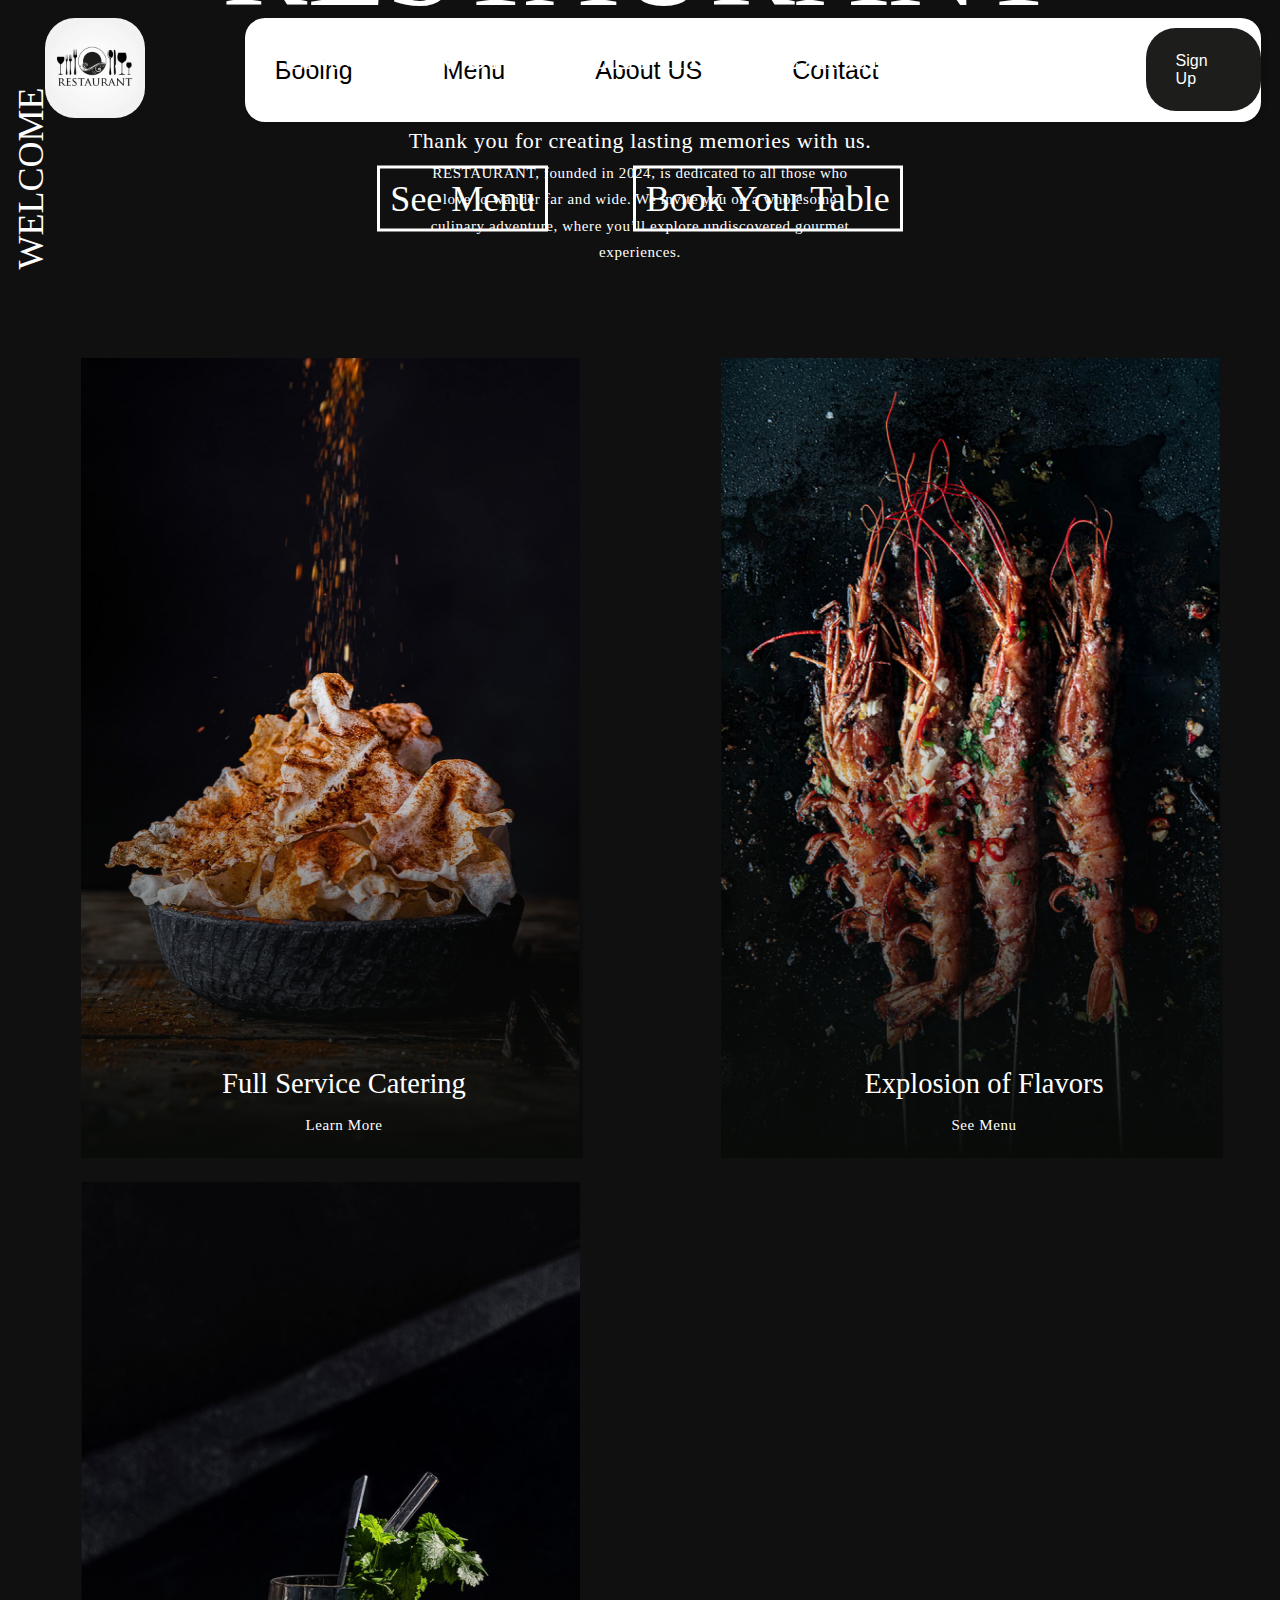
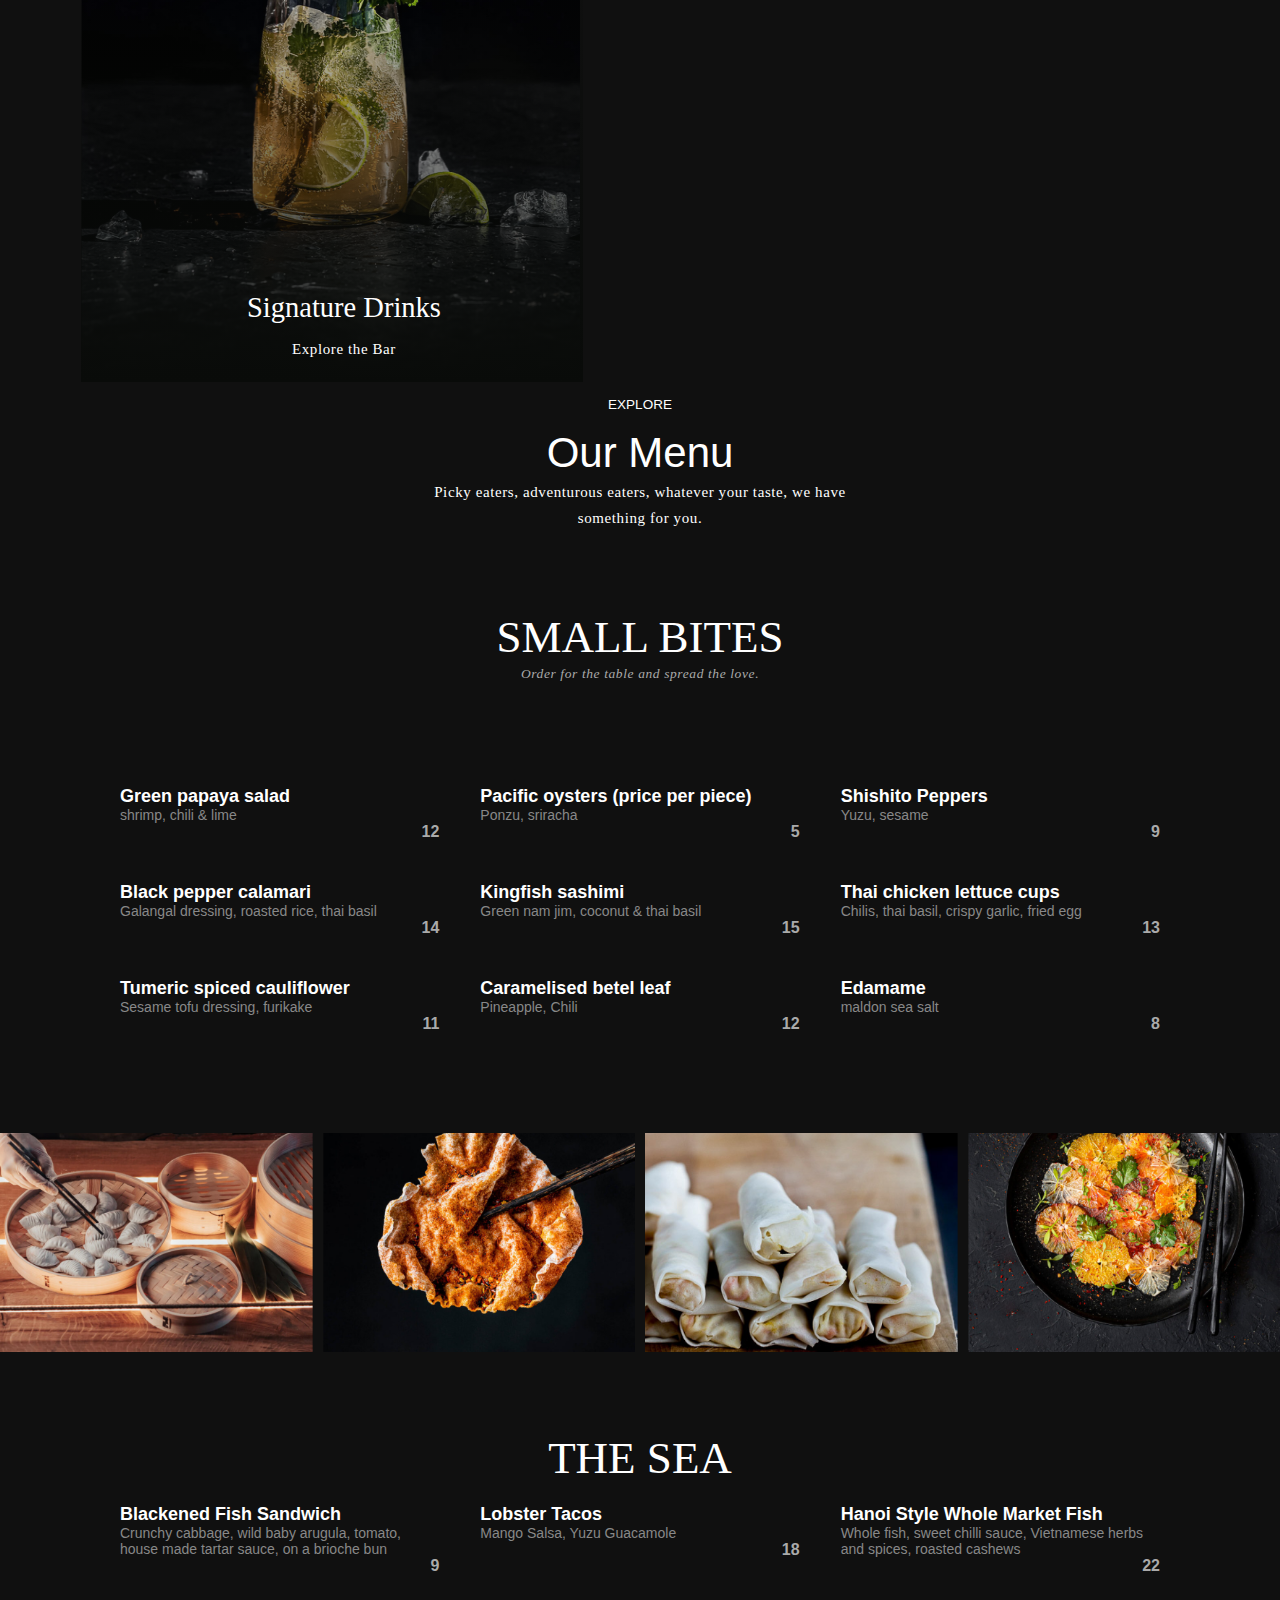
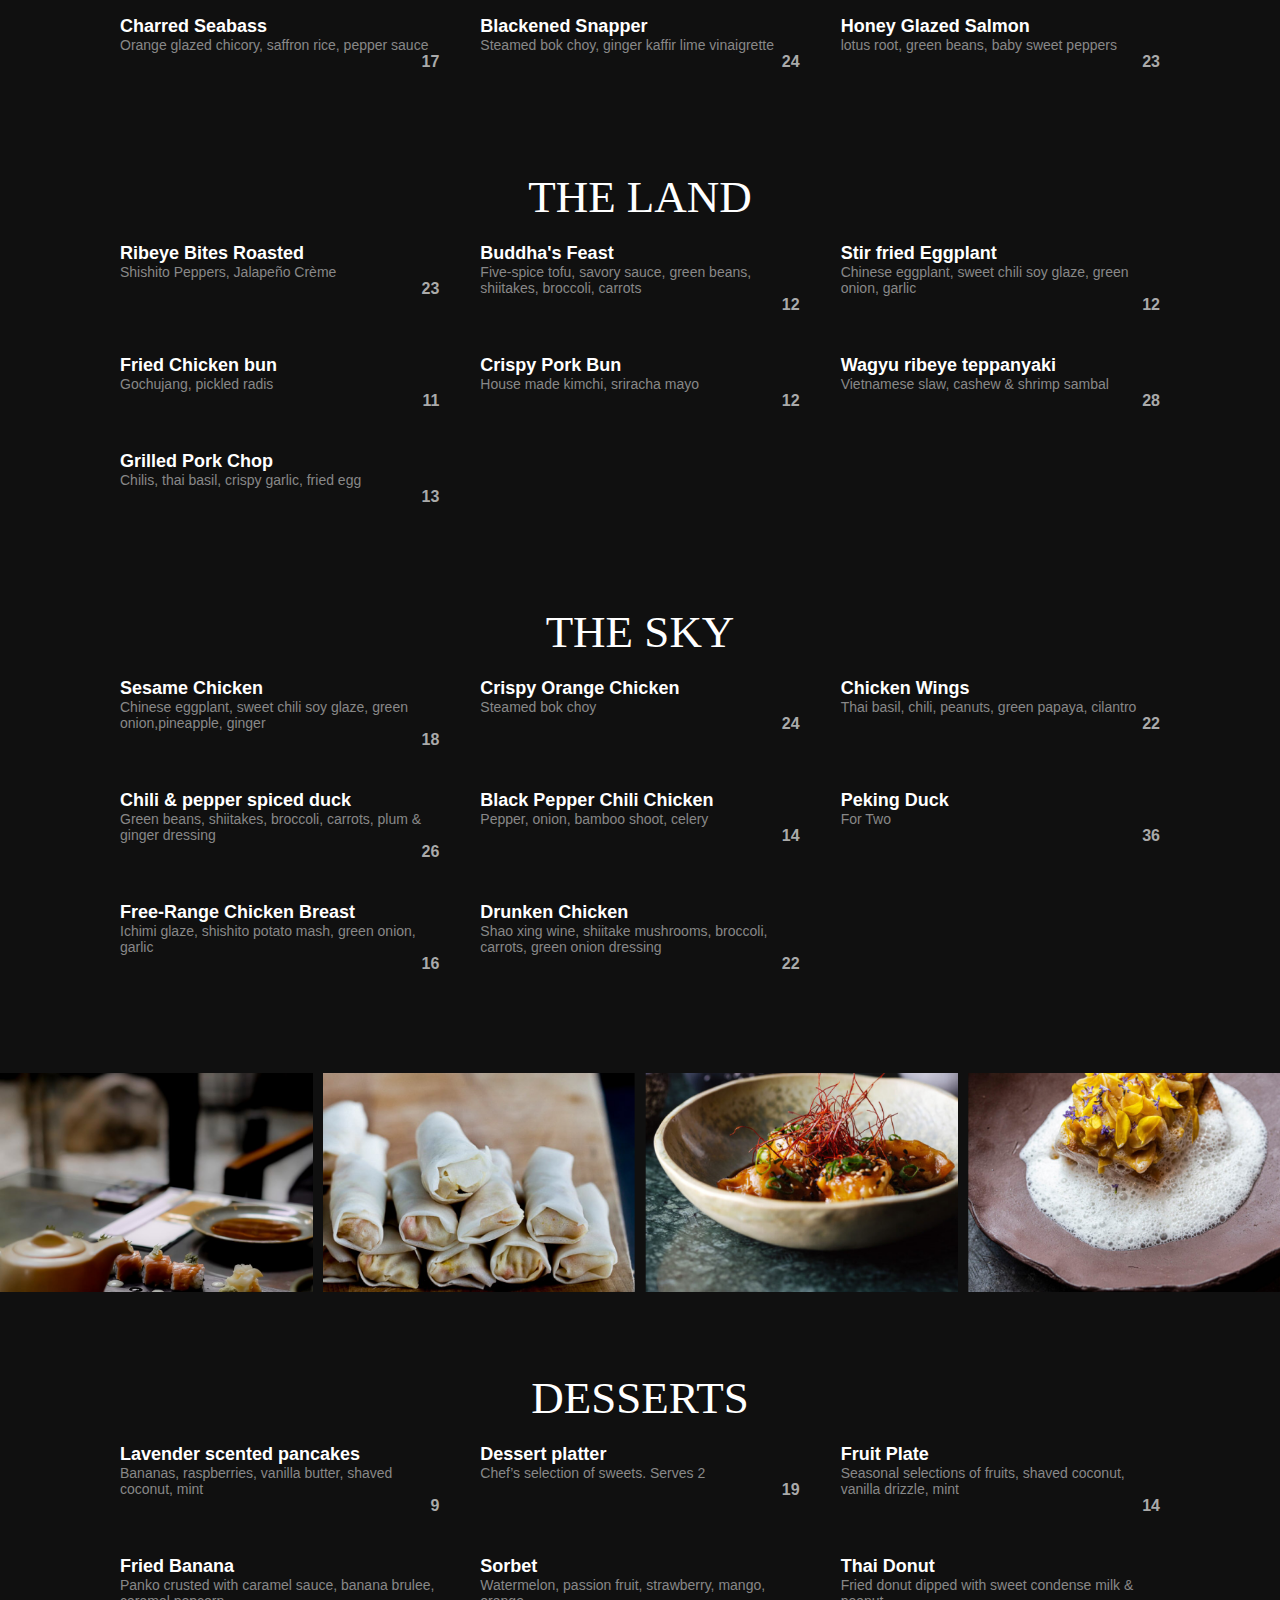
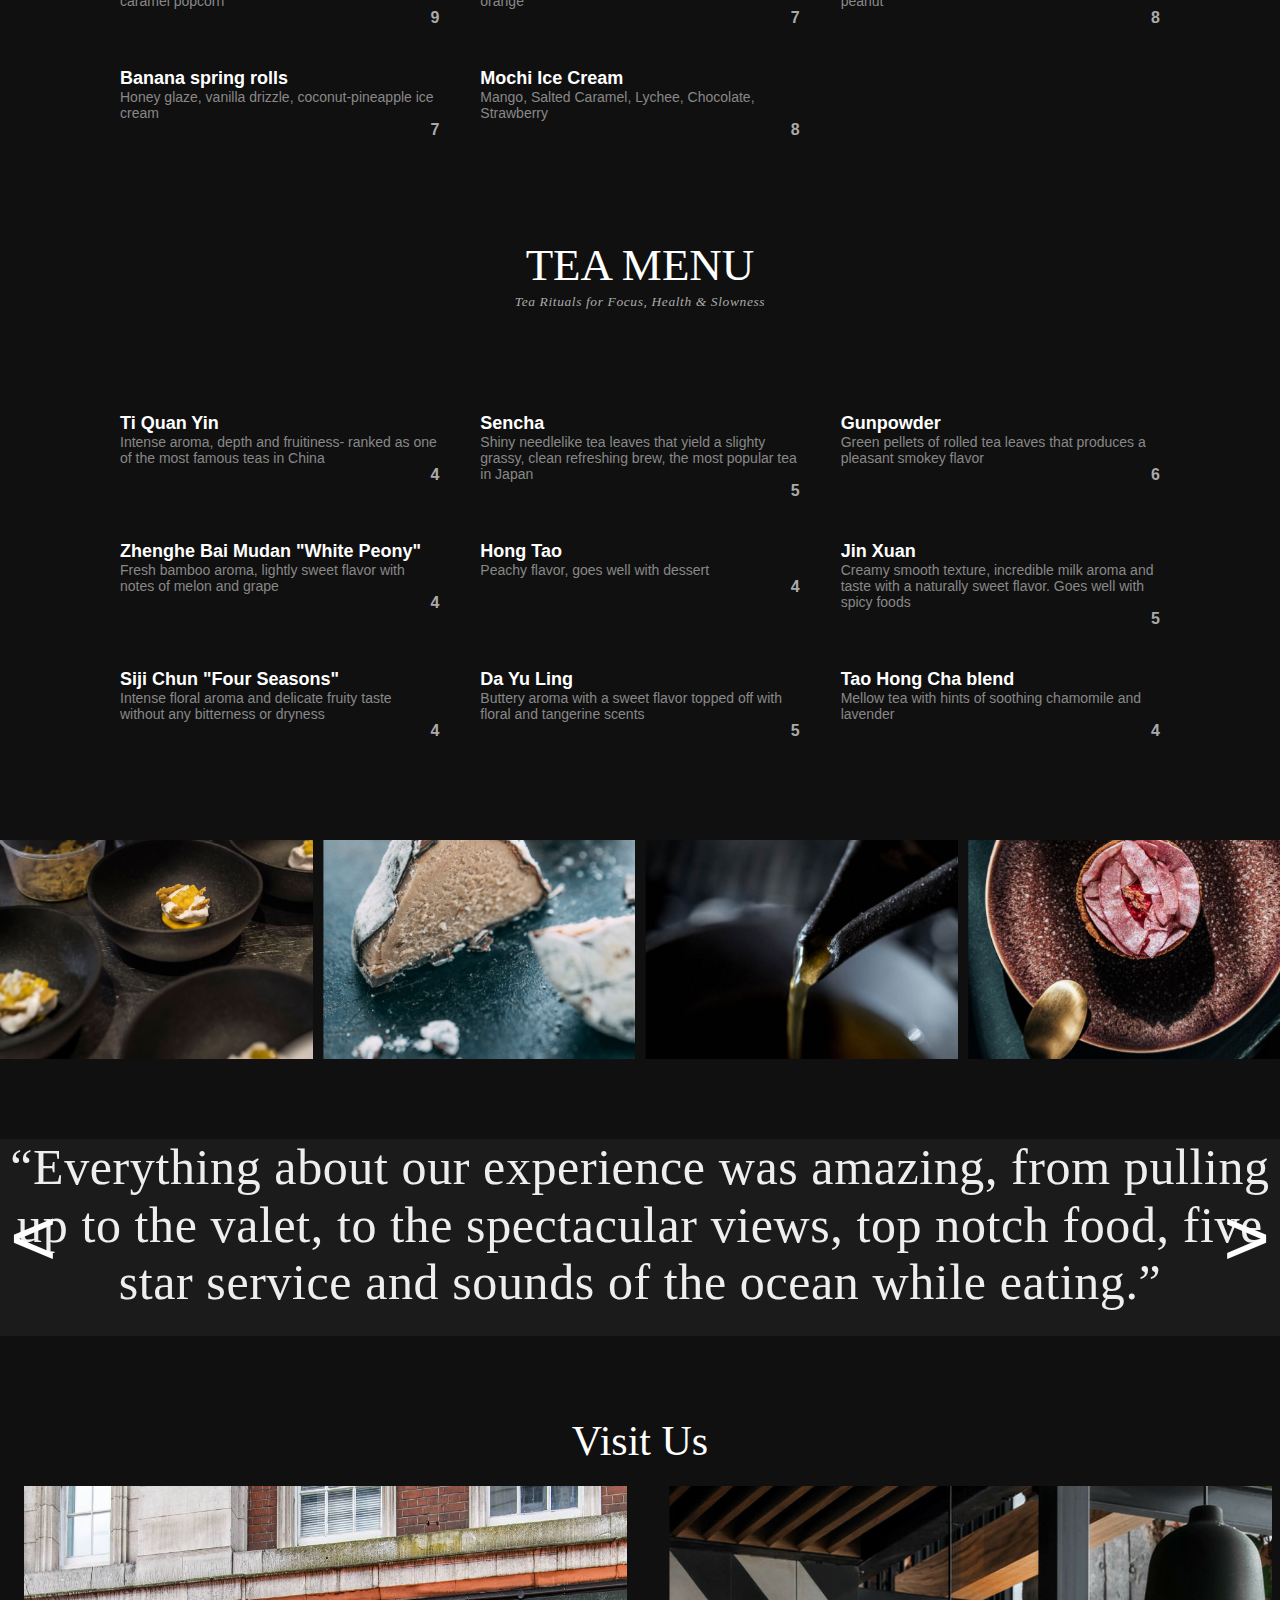
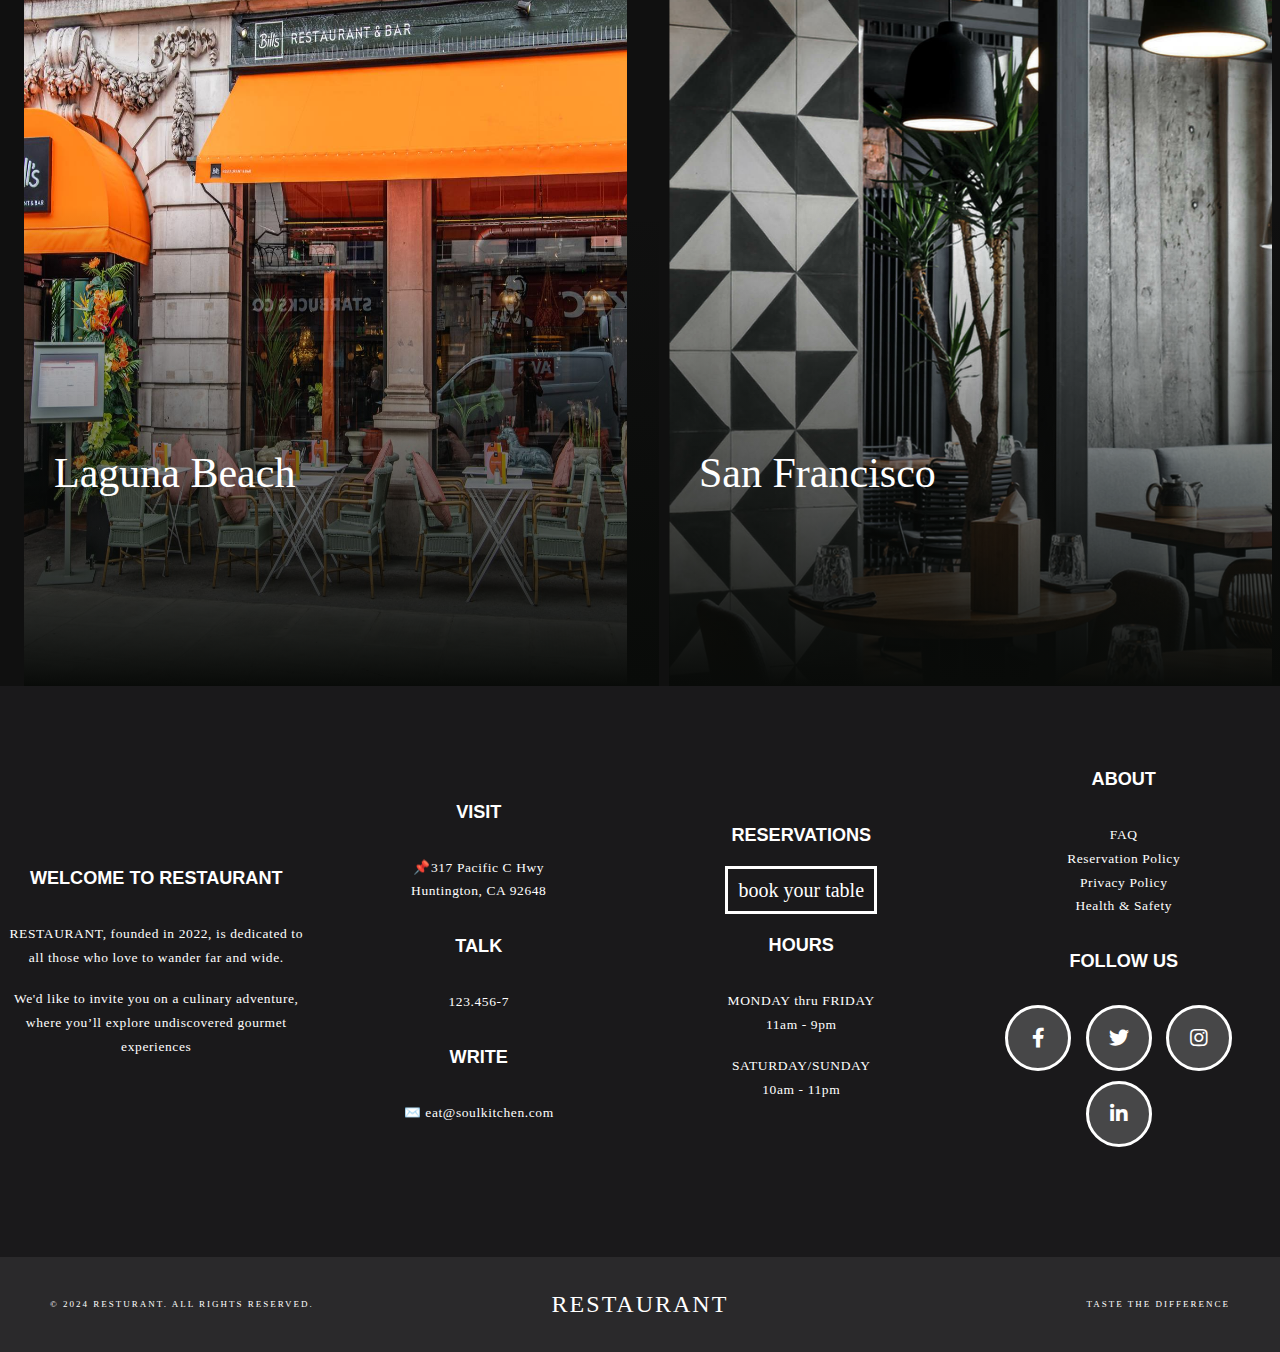
<file: index.html>
<!DOCTYPE html>
<html lang="en">
<head>
    <meta charset="UTF-8">
    <meta name="viewport" content="width=device-width, initial-scale=1.0">
    <title>Home</title>
    <link rel="stylesheet" href="./style/header.css">
    <link rel="stylesheet" href="./style/nav.css">
    <link rel="stylesheet" href="./style/index.css">
    <link rel="stylesheet" href="./style/footer.css">
    <link
      rel="stylesheet"
      type="text/css"
      href="https://cdnjs.cloudflare.com/ajax/libs/font-awesome/5.15.1/css/all.min.css"
    />
</head>
<body>
    <header>
        <nav>
            <div class="logo">
                <a href="./index.html"> <img src="./images/res_Logo.jpg" alt="logo"></a>
            </div>

            <div class="nav_bar">
                <ul>
                <li ><a href="./booking.html">Booing</a></li>
                <li ><a href="./menu.html">Menu</a></li>
                <li ><a href="./about_us.html">About US</a></li>
                <li ><a href="./contact.html">Contact</a></li>
                <li class="sign_up"></li>
                </ul>

                <div class="sign_Up_btn">
                    <a class="btn" href="./sign_up.html">Sign Up</a>
                </div>
            </div>
        </nav>
        
        <div class="head">
            
            <h1 class="Restaurant">RESTAURANT</h1>
            <p class="EnjoyAnUnforgettableExperience">ENJOY AN UNFORGETTABLE EXPERIENCE</p>
            
            <div class="buttons">
                <a href="./menu.html">See Menu</a>
                <a href="./booking.html">Book Your Table</a>
            </div>

            <div class="Welcome">
                <p >WELCOME</p>
            </div>
        </div>
    </header>

    <section class="section1">
        <div class="Container1">
            <div class="Heading">Thank you for creating lasting memories with us.</div>
            <div class="Description">RESTAURANT, founded in 2024, is dedicated to all those who love to wander far and wide. We invite you on a wholesome culinary adventure, where you’ll explore undiscovered gourmet experiences.</div>
        </div>
    </section>

    <div class="Section2">
        <a href="./menu.html">
            <div class="Container2">
                <div class="Link">
                    <img class="Image" src="./images/Full Service Catering.png" />
                    <div class="Background">
                        <div class="Paragraph">
                            <div class="Heading3FullServiceCatering">Full Service Catering</div>
                            <div class="LearnMore">Learn More</div>
                        </div>
                    </div>
                </div>
            </div>
        </a>

        <a href="./menu.html">
            <div class="Container2">
                <div class="Link">
                    <img class="Image" src="./images/Explosion of Flavors.png" />
                    <div class="Background">
                        <div class="Paragraph">
                            <div class="Heading3ExplosionOfFlavors">Explosion of Flavors</div>
                            <div class="SeeMenu">See Menu</div>
                        </div>
                    </div>
                </div>
            </div>
        </a>

        <a href="./menu.html">
            <div class="Container2">
                <div class="Link">
                    <img class="Image" src="/images/Signature Drinks.png" />
                    <div class="Background">
                        <div class="Paragraph">
                            <div class="Heading3SignatureDrinks">Signature Drinks</div>
                            <div class="ExploreTheBar">Explore the Bar</div>
                        </div>
                    </div>
                </div>
            </div>
        </a>
    </div>

    <section class="section3">
        <p class="Explore">explore</p>
        <p class="Heading2OurMenu">Our Menu</p>
        <p class="Description">Picky eaters, adventurous eaters, whatever your taste, we have something for you.</p>
    </section>

    <section class="Section4">
        
        <h1 class="title">Small Bites</h1>
        <h2 class="subtitle">Order for the table and spread the love.</h2>
        
        <div class="menu">
            <div class="item">
                <p class="name">Green papaya salad</p>
                <p class="details">shrimp, chili & lime</p>
                <p class="price">12</p>
            </div>

            <div class="item">
                <p class="name">Pacific oysters (price per piece)</p>
                <p class="details">Ponzu, sriracha</p>
                <p class="price">5</p>
            </div>

            <div class="item">
                <p class="name">Shishito Peppers</p>
                <p class="details">Yuzu, sesame</p>
                <p class="price">9</p>
            </div>

            <div class="item">
                <p class="name">Black pepper calamari</p>
                <p class="details">Galangal dressing, roasted rice, thai basil</p>
                <p class="price">14</p>
            </div>

            <div class="item">
                <p class="name">Kingfish sashimi</p>
                <p class="details">Green nam jim, coconut & thai basil</p>
                <p class="price">15</p>
            </div>

            <div class="item">
                <p class="name">Thai chicken lettuce cups</p>
                <p class="details">Chilis, thai basil, crispy garlic, fried egg</p>
                <p class="price">13</p>
            </div>

            <div class="item">
                <p class="name">Tumeric spiced cauliflower</p>
                <p class="details">Sesame tofu dressing, furikake</p>
                <p class="price">11</p>
            </div>

            <div class="item">
                <p class="name">Caramelised betel leaf </p>
                <p class="details">Pineapple, Chili</p>
                <p class="price">12</p>
            </div>

            <div class="item">
                <p class="name">Edamame</p>
                <p class="details">maldon sea salt</p>
                <p class="price">8</p>
            </div>
        </div>
    </section>

    <section class="section5">
        <div class="Container">
            <div class="card">
                <div class="image-box">
                    <img src="./images/Vegan dumplings 1.png" alt="Vegan Dumplings">
                </div>
                <div class="content">
                    <h2>Vegan Dumplings</h2>
                </div>
            </div>
            
            <div class="card">
                <div class="image-box">
                    <img  src="./images/Chiile rice paper chips 1.png" alt="Chiile Rice Paper Chips">
                </div>
                <div class="content">
                    <h2>Chiile Rice Paper Chips</h2>
                </div>
            </div>

            <div class="card">
                <div class="image-box">
                    <img  src="./images/hand made spring rolls 1.png" alt="Hand Made Spring Rolls">
                </div>
                <div class="content">
                    <h2>Hand Made Spring Rolls</h2>
                </div>
            </div>

            <div class="card">
                <div class="image-box">
                    <img src="./images/citrus fruit salad 1.png" alt="Citrus Fruit Salad">
                </div>
                <div class="content">
                    <h2>Citrus Fruit Salad</h2>
                </div>
            </div>
        </div>
    </section>

    <section class="section6">

        <h1 class="title">The Sea</h1>
        
        <div class="menu">
            <div class="item">
                <p class="name">Blackened Fish Sandwich </p>
                <p class="details">Crunchy cabbage, wild baby arugula, tomato, house made tartar sauce, on a brioche bun</p>
                <p class="price">9</p>
            </div>

            <div class="item">
                <p class="name">Lobster Tacos</p>
                <p class="details">Mango Salsa, Yuzu Guacamole</p>
                <p class="price">18</p>
            </div>

            <div class="item">
                <p class="name">Hanoi Style Whole Market Fish</p>
                <p class="details">Whole fish, sweet chilli sauce, Vietnamese herbs and spices, roasted cashews</p>
                <p class="price">22</p>
            </div>

            <div class="item">
                <p class="name">Charred Seabass</p>
                <p class="details">Orange glazed chicory, saffron rice, pepper sauce</p>
                <p class="price">17</p>
            </div>

            <div class="item">
                <p class="name">Blackened Snapper</p>
                <p class="details">Steamed bok choy, ginger kaffir lime vinaigrette</p>
                <p class="price">24</p>
            </div>

            <div class="item">
                <p class="name">Honey Glazed Salmon</p>
                <p class="details">lotus root, green beans, baby sweet peppers</p>
                <p class="price">23</p>
            </div>
        </div>

        <h1 class="title">The Land</h1>
        
        <div class="menu">
            <div class="item">
                <p class="name">Ribeye Bites Roasted</p>
                <p class="details">Shishito Peppers, Jalapeño Crème</p>
                <p class="price">23</p>
            </div>

            <div class="item">
                <p class="name">Buddha's Feast </p>
                <p class="details">Five-spice tofu, savory sauce, green beans, shiitakes, broccoli, carrots</p>
                <p class="price">12</p>
            </div>

            <div class="item">
                <p class="name">Stir fried Eggplant </p>
                <p class="details">Chinese eggplant, sweet chili soy glaze, green onion, garlic</p>
                <p class="price">12</p>
            </div>

            <div class="item">
                <p class="name">Fried Chicken bun</p>
                <p class="details">Gochujang, pickled radis</p>
                <p class="price">11</p>
            </div>

            <div class="item">
                <p class="name">Crispy Pork Bun</p>
                <p class="details">House made kimchi, sriracha mayo</p>
                <p class="price">12</p>
            </div>

            <div class="item">
                <p class="name">Wagyu ribeye teppanyaki</p>
                <p class="details">Vietnamese slaw, cashew & shrimp sambal</p>
                <p class="price">28</p>
            </div>

            <div class="item">
                <p class="name">Grilled Pork Chop</p>
                <p class="details">Chilis, thai basil, crispy garlic, fried egg</p>
                <p class="price">13</p>
            </div>
        </div>

        <h1 class="title">The Sky</h1>
        
        <div class="menu">
            <div class="item">
                <p class="name">Sesame Chicken</p>
                <p class="details">Chinese eggplant, sweet chili soy glaze, green onion,pineapple, ginger</p>
                <p class="price">18</p>
            </div>

            <div class="item">
                <p class="name">Crispy Orange Chicken</p>
                <p class="details">Steamed bok choy</p>
                <p class="price">24</p>
            </div>

            <div class="item">
                <p class="name">Chicken Wings </p>
                <p class="details">Thai basil, chili, peanuts, green papaya, cilantro</p>
                <p class="price">22</p>
            </div>

            <div class="item">
                <p class="name">Chili & pepper spiced duck </p>
                <p class="details">Green beans, shiitakes, broccoli, carrots, plum & ginger dressing</p>
                <p class="price">26</p>
            </div>

            <div class="item">
                <p class="name">Black Pepper Chili Chicken</p>
                <p class="details">Pepper, onion, bamboo shoot, celery</p>
                <p class="price">14</p>
            </div>

            <div class="item">
                <p class="name">Peking Duck</p>
                <p class="details">For Two</p>
                <p class="price">36</p>
            </div>

            <div class="item">
                <p class="name">Free-Range Chicken Breast</p>
                <p class="details">Ichimi glaze, shishito potato mash, green onion, garlic</p>
                <p class="price">16</p>
            </div>

            <div class="item">
                <p class="name">Drunken Chicken</p>
                <p class="details">Shao xing wine, shiitake mushrooms, broccoli, carrots, green onion dressing</p>
                <p class="price">22</p>
            </div>
        </div>
    </section>

    <section class="section7">

        <div class="Container">
            <div class="card">
                <div class="image-box">
                    <img src="./images/FRIED TOFU WITH BROKKOLINI.png" alt="FRIED TOFU WITH BROKKOLINI">
                </div>
                <div class="content">
                    <h2>FRIED TOFU WITH BROKKOLINI</h2>
                </div>
            </div>
            
            <div class="card">
                <div class="image-box">
                    <img  src="./images/hand made spring rolls 1.png" alt="HAND MADE RICE NOODLES">
                </div>
                <div class="content">
                    <h2>HAND MADE RICE NOODLES</h2>
                </div>
            </div>

            <div class="card">
                <div class="image-box">
                    <img  src="./images/VEGAN PLATTER.png" alt="VEGAN PLATTER">
                </div>
                <div class="content">
                    <h2>VEGAN PLATTER</h2>
                </div>
            </div>

            <div class="card">
                <div class="image-box">
                    <img src="./images/CHILEAN SEABASS.png" alt="CHILEAN SEABASS">
                </div>
                <div class="content">
                    <h2>CHILEAN SEABASS</h2>
                </div>
            </div>
        </div>

    </section>

    <section class="Section8">
        <h1 class="title">Desserts</h1>
        
        <div class="menu">
            <div class="item">
                <p class="name">Lavender scented pancakes</p>
                <p class="details">Bananas, raspberries, vanilla butter, shaved coconut, mint</p>
                <p class="price">9</p>
            </div>

            <div class="item">
                <p class="name">Dessert platter</p>
                <p class="details">Chef’s selection of sweets. Serves 2</p>
                <p class="price">19</p>
            </div>

            <div class="item">
                <p class="name">Fruit Plate</p>
                <p class="details">Seasonal selections of fruits, shaved coconut, vanilla drizzle, mint</p>
                <p class="price">14</p>
            </div>

            <div class="item">
                <p class="name">Fried Banana</p>
                <p class="details">Panko crusted with caramel sauce, banana brulee, caramel popcorn</p>
                <p class="price">9</p>
            </div>

            <div class="item">
                <p class="name">Sorbet</p>
                <p class="details">Watermelon, passion fruit, strawberry, mango, orange</p>
                <p class="price">7</p>
            </div>

            <div class="item">
                <p class="name">Thai Donut</p>
                <p class="details">Fried donut dipped with sweet condense milk & peanut</p>
                <p class="price">8</p>
            </div>

            <div class="item">
                <p class="name">Banana spring rolls</p>
                <p class="details">Honey glaze, vanilla drizzle, coconut-pineapple ice cream</p>
                <p class="price">7</p>
            </div>

            <div class="item">
                <p class="name">Mochi Ice Cream</p>
                <p class="details">Mango, Salted Caramel, Lychee, Chocolate, Strawberry</p>
                <p class="price">8</p>
            </div>
        </div>

        <h1 class="title">Tea Menu</h1>
        <h2 class="subtitle">Tea Rituals for Focus, Health & Slowness</h2>
        
        <div class="menu">
            <div class="item">
                <p class="name">Ti Quan Yin</p>
                <p class="details">Intense aroma, depth and fruitiness- ranked as one of the most famous teas in China</p>
                <p class="price">4</p>
            </div>

            <div class="item">
                <p class="name">Sencha</p>
                <p class="details">Shiny needlelike tea leaves that yield a slighty grassy, clean refreshing brew, the most popular tea in Japan</p>
                <p class="price">5</p>
            </div>

            <div class="item">
                <p class="name">Gunpowder</p>
                <p class="details">Green pellets of rolled tea leaves that produces a pleasant smokey flavor</p>
                <p class="price">6</p>
            </div>

            <div class="item">
                <p class="name">Zhenghe Bai Mudan "White Peony"</p>
                <p class="details">Fresh bamboo aroma, lightly sweet flavor with notes of melon and grape</p>
                <p class="price">4</p>
            </div>

            <div class="item">
                <p class="name">Hong Tao</p>
                <p class="details">Peachy flavor, goes well with dessert</p>
                <p class="price">4</p>
            </div>

            <div class="item">
                <p class="name">Jin Xuan</p>
                <p class="details">Creamy smooth texture, incredible milk aroma and
                    taste with a naturally sweet flavor. Goes well with spicy foods</p>
                <p class="price">5</p>
            </div>

            <div class="item">
                <p class="name">Siji Chun "Four Seasons"</p>
                <p class="details">Intense floral aroma and delicate fruity taste without any bitterness or dryness</p>
                <p class="price">4</p>
            </div>

            <div class="item">
                <p class="name">Da Yu Ling</p>
                <p class="details">Buttery aroma with a sweet flavor topped off with floral and tangerine scents</p>
                <p class="price">5</p>
            </div>

            <div class="item">
                <p class="name">Tao Hong Cha blend</p>
                <p class="details">Mellow tea with hints of soothing chamomile and lavender</p>
                <p class="price">4</p>
            </div>
        </div>

    </section>

    <section class="section8">

        <div class="Container">
            <div class="card">
                <div class="image-box">
                    <img src="./images/MANGO CREAM.png" alt="MANGO CREAM">
                </div>
                <div class="content">
                    <h2>MANGO CREAM</h2>
                </div>
            </div>
            
            <div class="card">
                <div class="image-box">
                    <img  src="./images/VEGAN PRALINES.png" alt="VEGAN PRALINES">
                </div>
                <div class="content">
                    <h2>VEGAN PRALINES</h2>
                </div>
            </div>

            <div class="card">
                <div class="image-box">
                    <img  src="./images/TEA RITUALS FOR FOCUS, HEALTH & RELAXATION.png" alt="TEA RITUALS FOR FOCUS, HEALTH & RELAXATION">
                </div>
                <div class="content">
                    <h2>TEA RITUALS FOR FOCUS, HEALTH & RELAXATION</h2>
                </div>
            </div>

            <div class="card">
                <div class="image-box">
                    <img src="./images/COCONUT TARTLET.png" alt="COCONUT TARTLET">
                </div>
                <div class="content">
                    <h2>COCONUT TARTLET</h2>
                </div>
            </div>
        </div>

    </section>

    <section class="Section9">
        <div class="slider-container">
            <span class="slider">
              <div class="slide">
                <p>“Everything about our experience was amazing, from pulling up to the valet, to the spectacular views, top notch food,  five star service and sounds of the ocean while eating.”</p>
              </div>
              <div class="slide">
                <p>“The views and the atmosphere are breathtaking, the food is spectacular and cooked to perfection. All around just a wonderful place to visit.”</p>
              </div>

              <div class="slide">
                <p>“The chef's tasting menu is outstanding, drinks are excellent and staff is attentive and very friendly. No details missed here.”</p>
              </div>

              <div class="slide">
                <p>“Customer service was on point and the food was out of this world. Every single dish had so much flavour. It was a great experience and we will definitely come back.”</p>
              </div>
              <!-- Add more slides as needed -->
            </span>
            <div class="prev-slide">&lt;</div>
            <div class="next-slide">&gt;</div>
        </div>
    </section>

    <section class="section9">
        <h1 class="Heading2VisitUs">Visit Us</h1>
        <div class="GridContainer">
            <div class="Container9">
              <img class="Image" src="./images/rest.jpg" alt="Laguna Beach">
              <div class="Background">
                <div class="Content">
                  <div class="Heading2LagunaBeach">Laguna Beach</div>
                  
                </div>
              </div>
            </div>
            <div class="Container9">
              <img class="Image" src="./images/san francisco.png" alt="San Francisco">
              <div class="Background">
                <div class="Content">
                  <div class="Heading2SanFrancisco">San Francisco</div>
                  
                </div>
              </div>
            </div>
          </div>
    </section>

    <footer>
        <div class="upper">
            <div class="upper1">
                <h4>WELCOME TO RESTAURANT</h4>
                <P>RESTAURANT, founded in 2022, is dedicated to all those who love to wander far and wide.</P>
                <br>
                <p>We'd like to invite you on a culinary adventure, where you’ll explore undiscovered gourmet experiences</p>
            </div>
            <div class="upper1">
                <h4>Visit</h4>
                <P> 📌317 Pacific C Hwy</P>
                <p>Huntington, CA 92648</p>

                <h4>Talk</h4>
                <p> 123.456-7</p>

                <h4>Write</h4>
                <p>✉️ eat@soulkitchen.com</p>
            </div>
            <div class="upper1">
                <h4>Reservations</h4>
                <a href="./booking.html">book your table</a>
                <br>
                <h4>Hours</h4>

                <p>MONDAY thru FRIDAY</p>
                <p>11am - 9pm</p>
                <br>
                <p>SATURDAY/SUNDAY</p>
                <p>10am - 11pm</p>

            </div>
            <div class="upper1">
                <h4>About</h4>
                <p>FAQ</p>
                <p>Reservation Policy</p>
                <p>Privacy Policy</p>
                <p>Health & Safety</p>

                <div class="footer-col">
                    <h4>follow us</h4>
                    <div class="social-links">
                      <a href="https://www.facebook.com/bibalexOfficial"><i class="fab fa-facebook-f"></i></a>
                      <a href="https://twitter.com/bibalexOfficial"><i class="fab fa-twitter"></i></a>
                      <a href="https://www.instagram.com/bibalexofficial/"><i class="fab fa-instagram"></i></a>
                      <a href="https://www.linkedin.com/company/bibalexofficial/"><i class="fab fa-linkedin-in"></i></a>
                    </div>
                </div>
            </div>
        </div>
        <div class="lower">
            <p class="p1">© 2024 RESTURANT. All Rights Reserved.</p>
            <h3>RESTAURANT</h3>
            <p class="p2">taste the difference</p>
        </div>
    </footer>

    <script src="./javascript/index.js"></script>


</body>
</html>
</file>
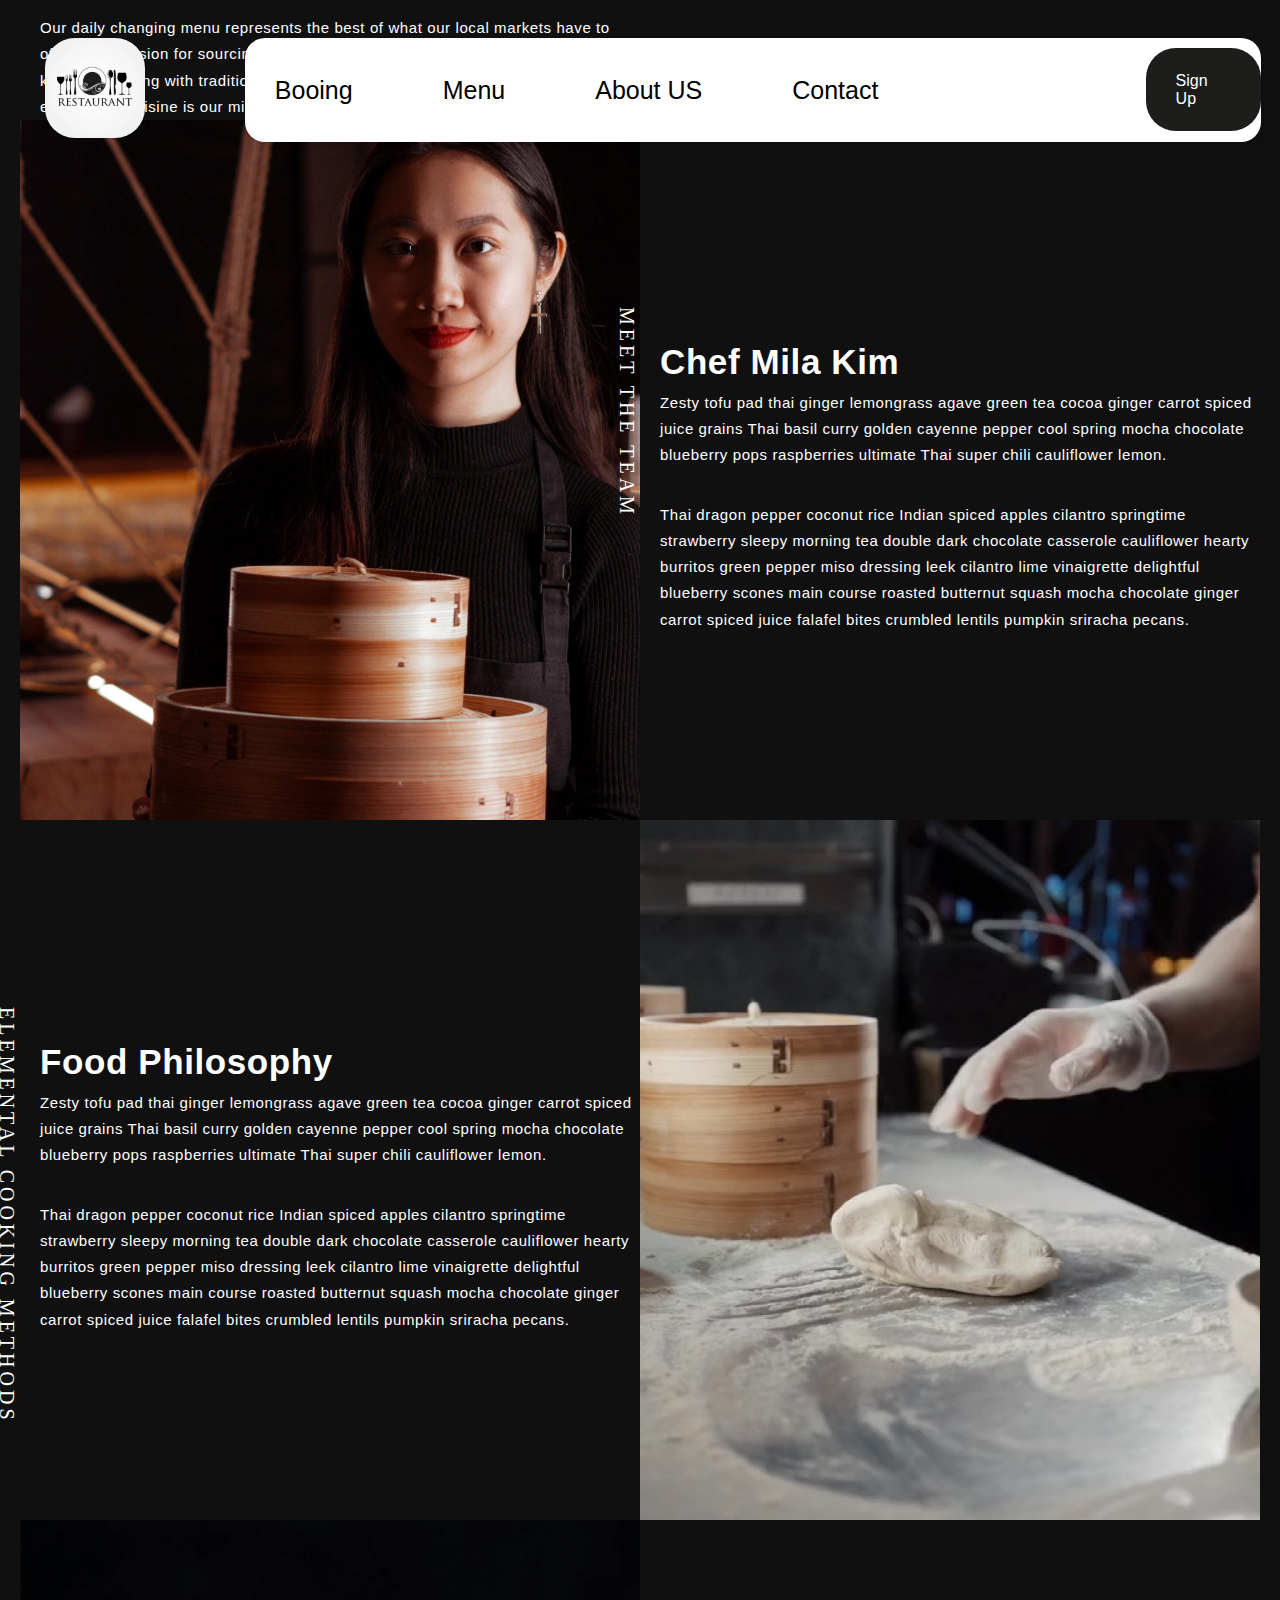
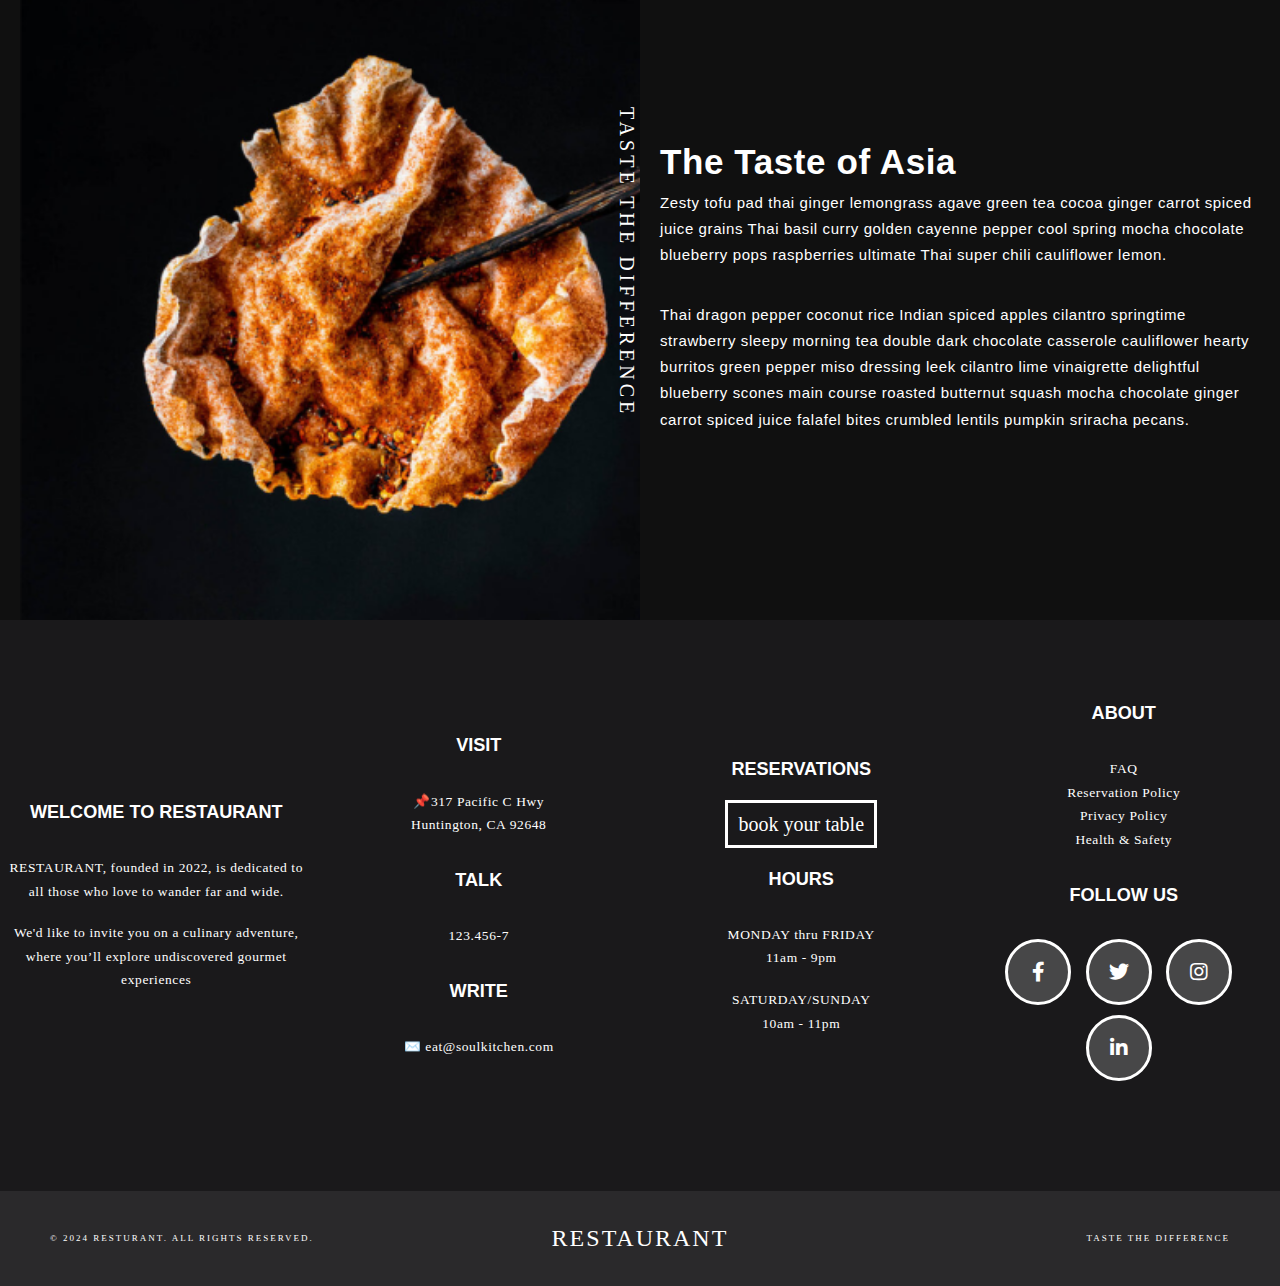
<file: about_us.html>
<!DOCTYPE html>
<html lang="en">
<head>
    <meta charset="UTF-8">
    <meta name="viewport" content="width=device-width, initial-scale=1.0">
    <title>Booking</title>
    <link rel="stylesheet" href="./style/nav.css">
    <link rel="stylesheet" href="./style/footer.css">
    <link rel="stylesheet" href="./style/about.css">
    <link
      rel="stylesheet"
      type="text/css"
      href="https://cdnjs.cloudflare.com/ajax/libs/font-awesome/5.15.1/css/all.min.css"
    />
</head>
<body>
    <header>
        <nav>
            <div class="logo">
                <a href="./index.html"> <img src="./images/res_Logo.jpg" alt="logo"></a>
            </div>

            <div class="nav_bar">
                <ul>
                <li ><a href="./booking.html">Booing</a></li>
                <li ><a href="./menu.html">Menu</a></li>
                <li ><a href="./about_us.html">About US</a></li>
                <li ><a href="./contact.html">Contact</a></li>
                <li class="sign_up"></li>
                </ul>

                <div class="sign_Up_btn">
                    <a class="btn" href="./sign_up.html">Sign Up</a>
                </div>
            </div>
        </nav>
    </header>

    <section >
        <div class="content">
            <p>Our daily changing menu represents the best of what our local markets have to offer. Our
                passion for sourcing fresh ingredients from farmers and suppliers we know, combining with
                traditional flavors and rewriting familiar recipes into exceptional cuisine is our mission and
                greatest joy.</p>
        </div>

        <div class="photo1">
            <div class="about">
                <p>About Us</p>
            </div>
        </div>
    </section>
    <section >
        <div class="photo2"></div>

        <div class="Container">
            <div class="rotate">
                <p>meet the team</p>
            </div>

            <div class="content">
                <h1>Chef Mila Kim</h1>
                <p>Zesty tofu pad thai ginger lemongrass agave green tea cocoa ginger carrot spiced juice
                    grains Thai basil curry golden cayenne pepper cool spring mocha chocolate blueberry
                    pops raspberries ultimate Thai super chili cauliflower lemon.</p><br>
                <p>Thai dragon pepper coconut rice Indian spiced apples cilantro springtime strawberry
                    sleepy morning tea double dark chocolate casserole cauliflower hearty burritos green
                    pepper miso dressing leek cilantro lime vinaigrette delightful blueberry scones main
                    course roasted butternut squash mocha chocolate ginger carrot spiced juice falafel bites
                    crumbled lentils pumpkin sriracha pecans.</p>
            </div>
        </div>
    </section>
    <section >
        <div class="Container">

            <div class="rotate">
                <p>Elemental cooking methods</p>
            </div>

            <div class="content">
                <h1>Food Philosophy</h1>
                <p>Zesty tofu pad thai ginger lemongrass agave green tea cocoa ginger carrot spiced juice
                    grains Thai basil curry golden cayenne pepper cool spring mocha chocolate blueberry
                    pops raspberries ultimate Thai super chili cauliflower lemon.</p><br>
                <p>Thai dragon pepper coconut rice Indian spiced apples cilantro springtime strawberry
                    sleepy morning tea double dark chocolate casserole cauliflower hearty burritos green
                    pepper miso dressing leek cilantro lime vinaigrette delightful blueberry scones main
                    course roasted butternut squash mocha chocolate ginger carrot spiced juice falafel bites
                    crumbled lentils pumpkin sriracha pecans.</p>
            </div>
        </div>

        <div class="photo3"></div>

    </section>
    <section >
        <div class="photo4"></div>
        <div class="Container">
            
            <div class="rotate">
                <p>taste the difference</p>
            </div>

            <div class="content">
                <h1>The Taste of Asia</h1>
                <p>Zesty tofu pad thai ginger lemongrass agave green tea cocoa ginger carrot spiced juice
                    grains Thai basil curry golden cayenne pepper cool spring mocha chocolate blueberry
                    pops raspberries ultimate Thai super chili cauliflower lemon.</p><br>
                <p>Thai dragon pepper coconut rice Indian spiced apples cilantro springtime strawberry
                    sleepy morning tea double dark chocolate casserole cauliflower hearty burritos green
                    pepper miso dressing leek cilantro lime vinaigrette delightful blueberry scones main
                    course roasted butternut squash mocha chocolate ginger carrot spiced juice falafel bites
                    crumbled lentils pumpkin sriracha pecans.</p>
            </div>
        </div>
    </section>
    


    <footer>
        <div class="upper">
            <div class="upper1">
                <h4>WELCOME TO RESTAURANT</h4>
                <P>RESTAURANT, founded in 2022, is dedicated to all those who love to wander far and wide.</P>
                <br>
                <p>We'd like to invite you on a culinary adventure, where you’ll explore undiscovered gourmet experiences</p>
            </div>
            <div class="upper1">
                <h4>Visit</h4>
                <P> 📌317 Pacific C Hwy</P>
                <p>Huntington, CA 92648</p>

                <h4>Talk</h4>
                <p> 123.456-7</p>

                <h4>Write</h4>
                <p>✉️ eat@soulkitchen.com</p>
            </div>
            <div class="upper1">
                <h4>Reservations</h4>
                <a href="./booking.html">book your table</a>
                <br>
                <h4>Hours</h4>

                <p>MONDAY thru FRIDAY</p>
                <p>11am - 9pm</p>
                <br>
                <p>SATURDAY/SUNDAY</p>
                <p>10am - 11pm</p>

            </div>
            <div class="upper1">
                <h4>About</h4>
                <p>FAQ</p>
                <p>Reservation Policy</p>
                <p>Privacy Policy</p>
                <p>Health & Safety</p>

                <div class="footer-col">
                    <h4>follow us</h4>
                    <div class="social-links">
                      <a href="https://www.facebook.com/bibalexOfficial"><i class="fab fa-facebook-f"></i></a>
                      <a href="https://twitter.com/bibalexOfficial"><i class="fab fa-twitter"></i></a>
                      <a href="https://www.instagram.com/bibalexofficial/"><i class="fab fa-instagram"></i></a>
                      <a href="https://www.linkedin.com/company/bibalexofficial/"><i class="fab fa-linkedin-in"></i></a>
                    </div>
                </div>
            </div>
        </div>
        <div class="lower">
            <p class="p1">© 2024 RESTURANT. All Rights Reserved.</p>
            <h3>RESTAURANT</h3>
            <p class="p2">taste the difference</p>
        </div>
    </footer>
    
</body>
</html>
</file>
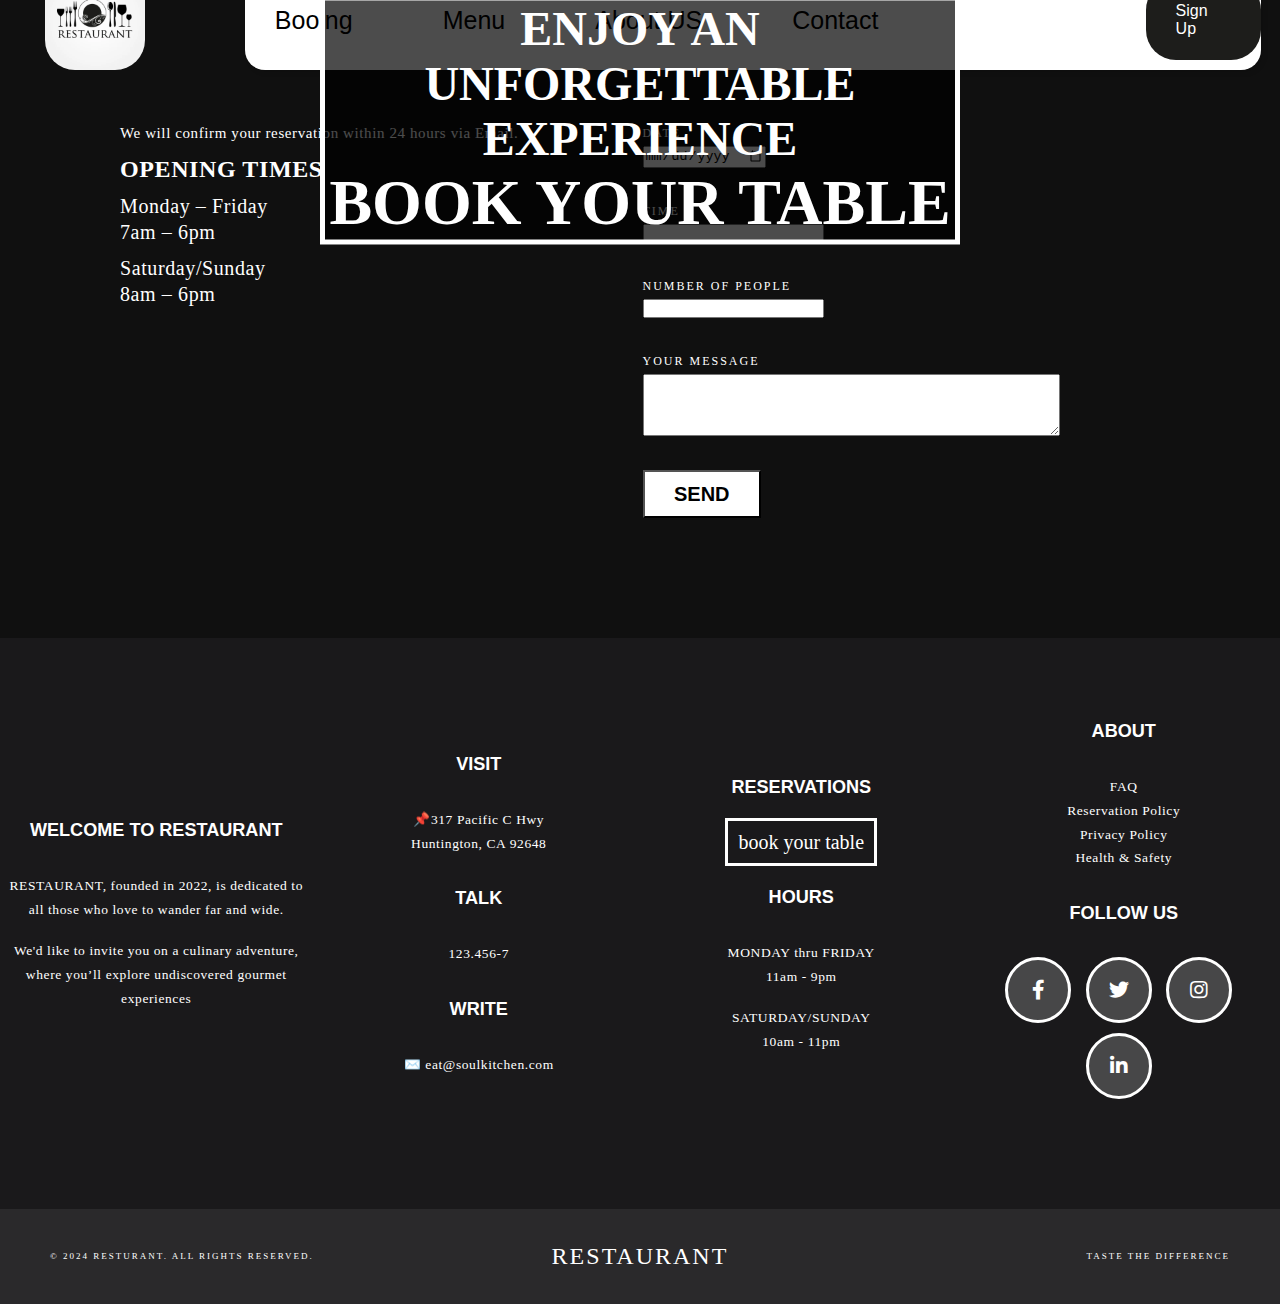
<file: booking.html>
<!DOCTYPE html>
<html lang="en">
<head>
    <meta charset="UTF-8">
    <meta name="viewport" content="width=device-width, initial-scale=1.0">
    <title>Booking</title>
    <link rel="stylesheet" href="./style/nav.css">
    <link rel="stylesheet" href="./style/footer.css">
    <link rel="stylesheet" href="./style/booking.css">
    <link
      rel="stylesheet"
      type="text/css"
      href="https://cdnjs.cloudflare.com/ajax/libs/font-awesome/5.15.1/css/all.min.css"
    />
</head>
<body>
    <header>
        <nav>
            <div class="logo">
                <a href="./index.html"> <img src="./images/res_Logo.jpg" alt="logo"></a>
            </div>

            <div class="nav_bar">
                <ul>
                <li ><a href="./booking.html">Booing</a></li>
                <li ><a href="./menu.html">Menu</a></li>
                <li ><a href="./about_us.html">About US</a></li>
                <li ><a href="./contact.html">Contact</a></li>
                <li class="sign_up"></li>
                </ul>

                <div class="sign_Up_btn">
                    <a class="btn" href="./sign_up.html">Sign Up</a>
                </div>
            </div>
        </nav>

        <div class="contant">
            <h2>Enjoy an unforgettable Experience</h2>
            <h1>Book your Table</h1>
        </div>
    </header>

    <section>
        <div class="times">
            <div class="title">
            <p>We will confirm your reservation within 24 hours via Email.</p>
            <h2>OPENING TIMES</h2>
            </div>

            <div class="day">
                <p>Monday – Friday</p>
                <p>7am – 6pm</p>
            </div>

            <div class="day">
                <p>Saturday/Sunday</p>
                <p>8am – 6pm</p>
            </div>
        </div>

        <form action="">

            <div>
                <p class="form-p">Date</p>
                <input type="date">
            </div>

            <div>
                <p class="form-p">Time</p>
                <input type="text">
            </div>

            <div>
                <p class="form-p">Number of People</p>
                <input type="text">
            </div>

            <div>
                <p class="form-p">Your Message</p>
                <textarea id="message" name="message" rows="4" cols="50"></textarea>
            </div>

            <input type="submit" value="SEND" class="button">

        </form>

    </section>


    <footer>
        <div class="upper">
            <div class="upper1">
                <h4>WELCOME TO RESTAURANT</h4>
                <P>RESTAURANT, founded in 2022, is dedicated to all those who love to wander far and wide.</P>
                <br>
                <p>We'd like to invite you on a culinary adventure, where you’ll explore undiscovered gourmet experiences</p>
            </div>
            <div class="upper1">
                <h4>Visit</h4>
                <P> 📌317 Pacific C Hwy</P>
                <p>Huntington, CA 92648</p>

                <h4>Talk</h4>
                <p> 123.456-7</p>

                <h4>Write</h4>
                <p>✉️ eat@soulkitchen.com</p>
            </div>
            <div class="upper1">
                <h4>Reservations</h4>
                <a href="./booking.html">book your table</a>
                <br>
                <h4>Hours</h4>

                <p>MONDAY thru FRIDAY</p>
                <p>11am - 9pm</p>
                <br>
                <p>SATURDAY/SUNDAY</p>
                <p>10am - 11pm</p>

            </div>
            <div class="upper1">
                <h4>About</h4>
                <p>FAQ</p>
                <p>Reservation Policy</p>
                <p>Privacy Policy</p>
                <p>Health & Safety</p>

                <div class="footer-col">
                    <h4>follow us</h4>
                    <div class="social-links">
                      <a href="https://www.facebook.com/bibalexOfficial"><i class="fab fa-facebook-f"></i></a>
                      <a href="https://twitter.com/bibalexOfficial"><i class="fab fa-twitter"></i></a>
                      <a href="https://www.instagram.com/bibalexofficial/"><i class="fab fa-instagram"></i></a>
                      <a href="https://www.linkedin.com/company/bibalexofficial/"><i class="fab fa-linkedin-in"></i></a>
                    </div>
                </div>
            </div>
        </div>
        <div class="lower">
            <p class="p1">© 2024 RESTURANT. All Rights Reserved.</p>
            <h3>RESTAURANT</h3>
            <p class="p2">taste the difference</p>
        </div>
    </footer>
    
</body>
</html>
</file>
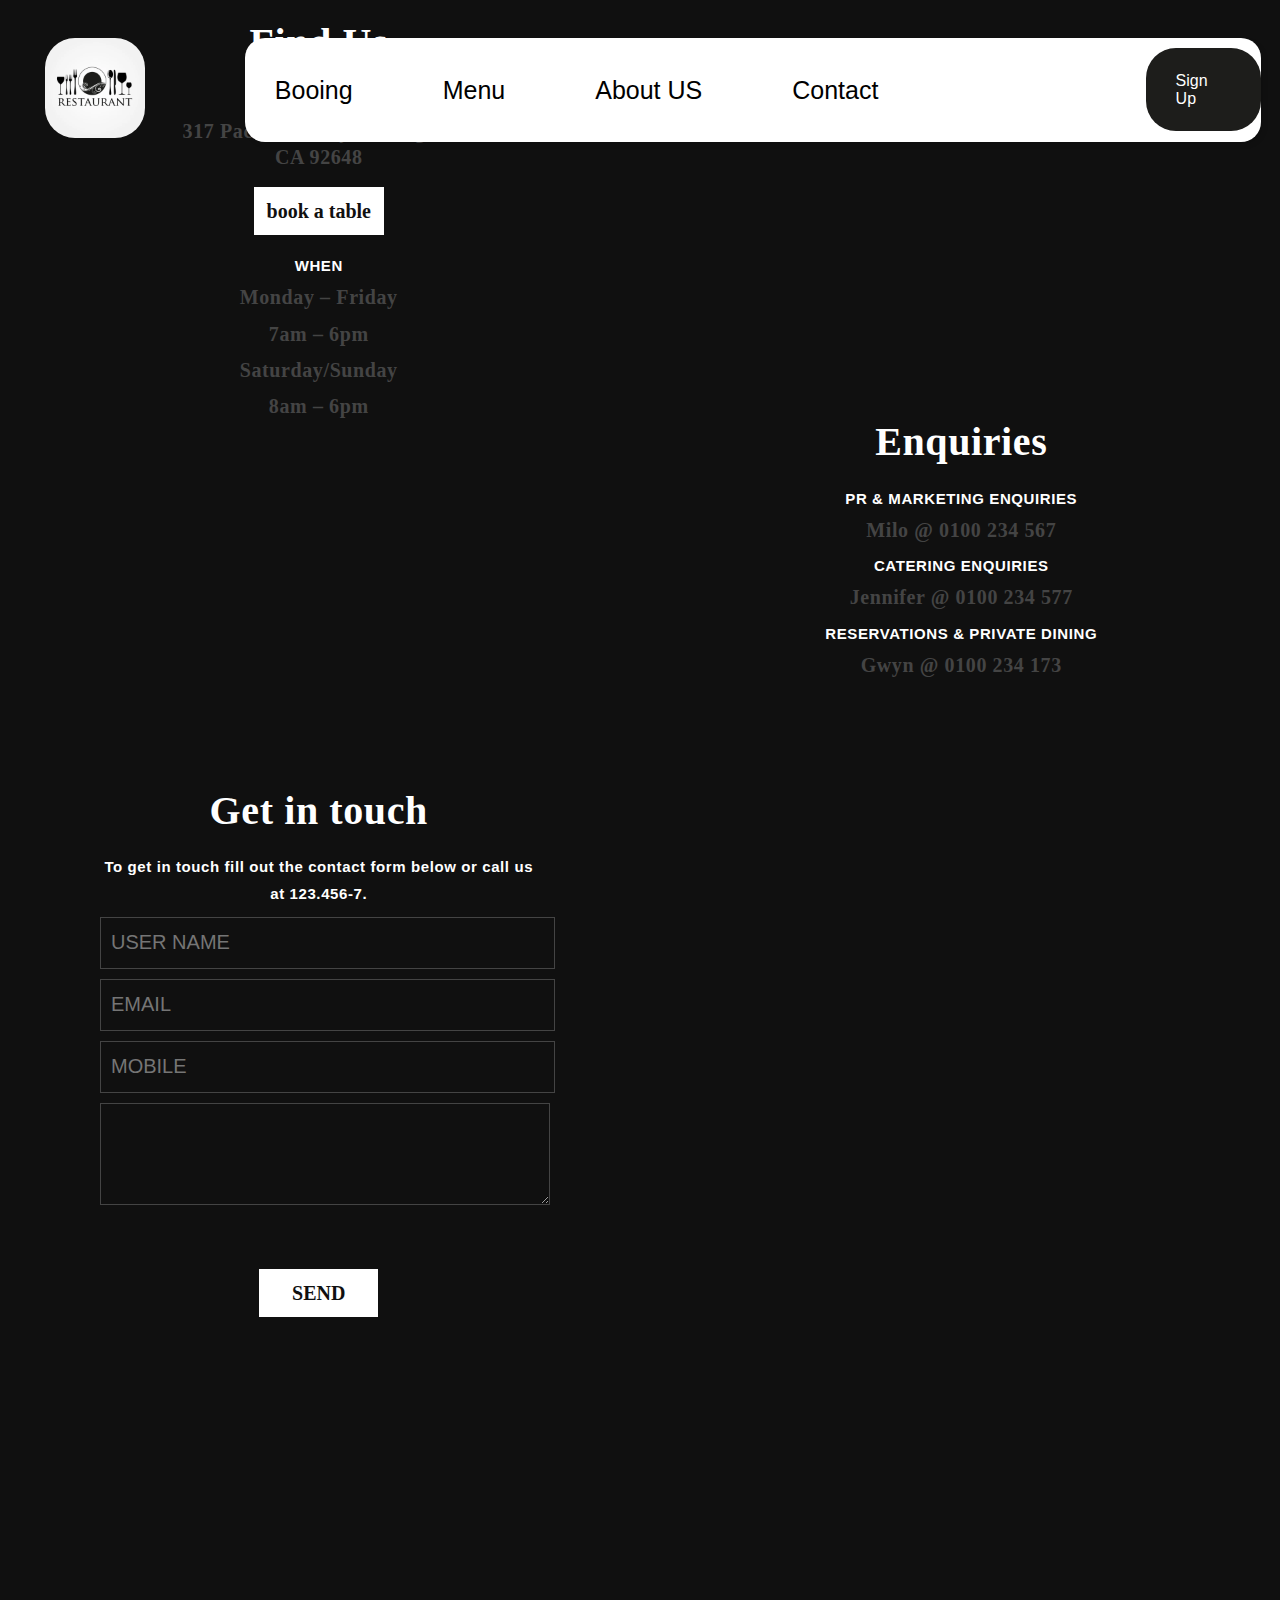
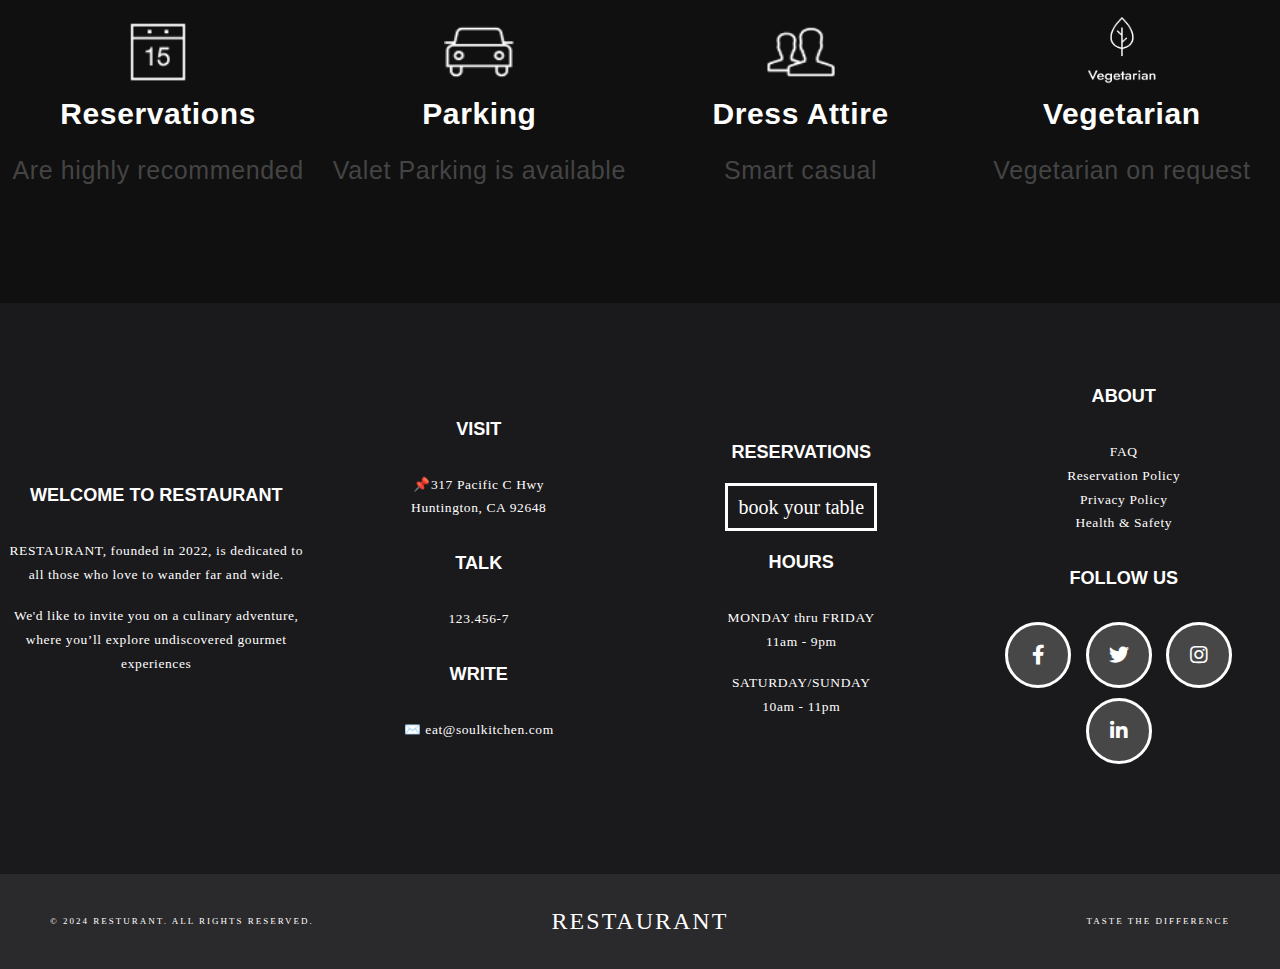
<file: contact.html>
<!DOCTYPE html>
<html lang="en">
<head>
    <meta charset="UTF-8">
    <meta name="viewport" content="width=device-width, initial-scale=1.0">
    <title>Contact</title>
    <link rel="stylesheet" href="./style/nav.css">
    <link rel="stylesheet" href="./style/footer.css">
    <link rel="stylesheet" href="./style/contact.css">
    <link
      rel="stylesheet"
      type="text/css"
      href="https://cdnjs.cloudflare.com/ajax/libs/font-awesome/5.15.1/css/all.min.css"
    />
</head>
<body>
    <header>
        <nav>
            <div class="logo">
                <a href="./index.html"> <img src="./images/res_Logo.jpg" alt="logo"></a>
            </div>

            <div class="nav_bar">
                <ul>
                <li ><a href="./booking.html">Booing</a></li>
                <li ><a href="./menu.html">Menu</a></li>
                <li ><a href="./about_us.html">About US</a></li>
                <li ><a href="./contact.html">Contact</a></li>
                <li class="sign_up"></li>
                </ul>

                <div class="sign_Up_btn">
                    <a class="btn" href="./sign_up.html">Sign Up</a>
                </div>
            </div>
        </nav>
    </header>

    <section >
        <div class="content">
            <h3>Find Us</h3>
            <p>WHERE</p>
            <div class="day bot">
                <p>317 Pacific C HwyHuntington <br> CA 92648</p>
            </div>

            <a href="./booking.html" class="button">book a table</a>

            <p class="par">WHEN</p>

            <div class="day">
                <p>Monday – Friday</p>
                <p>7am – 6pm</p>
            </div>

            <div class="day">
                <p>Saturday/Sunday</p>
                <p>8am – 6pm</p>
            </div>
        </div>

        <div class="photo1"></div>
    </section>

    <section >
        <div class="photo2"></div>

        <div class="Container">
            <div class="content">
                <h3>Enquiries</h3>
                <p>PR & MARKETING ENQUIRIES</p>
                <div class="day">
                    <p>Milo @ 0100 234 567</p>
                </div>

                <p>CATERING ENQUIRIES</p>
                <div class="day">
                    <p>Jennifer @ 0100 234 577</p>
                </div>

                <p>RESERVATIONS & PRIVATE DINING</p>
                <div class="day">
                    <p>Gwyn @ 0100 234 173</p>
                </div>
            </div>
        </div>
    </section>
    <section >
        <div class="Container">
            <div class="content">
                <form class="contact">
                    <h3>Get in touch</h3>
                    <p>To get in touch fill out the contact form below or call us at 123.456-7.</p>
    
                    <input type="text" name="username" placeholder="USER NAME"><br>
                    <input type="text" name="email" placeholder="EMAIL"><br>
                    <input type="text" name="Phone_Number" placeholder="MOBILE"><br>
                    <textarea name="message" ></textarea><br>
                    <input type="submit" value="SEND" class="button">
                </form>
            </div>
        </div>

        <div class="photo3"></div>

    </section>

    <section class="icons">
        <div>
            <img src="./images/calander.png" alt="">
            <h5>Reservations</h5>
            <p>Are highly recommended</p>
        </div>

        <div>
            <img src="./images/car.png" alt="">
            <h5>Parking</h5>
            <p>Valet Parking is available</p>
        </div>

        <div>
            <img src="./images/peaple.png" alt="">
            <h5>Dress Attire</h5>
            <p>Smart casual</p>
        </div>

        <div>
            <img src="./images/tree.png" alt="">
            <h5>Vegetarian</h5>
            <p>Vegetarian on request</p>
        </div>
    </section>
    

    <footer>
        <div class="upper">
            <div class="upper1">
                <h4>WELCOME TO RESTAURANT</h4>
                <P>RESTAURANT, founded in 2022, is dedicated to all those who love to wander far and wide.</P>
                <br>
                <p>We'd like to invite you on a culinary adventure, where you’ll explore undiscovered gourmet experiences</p>
            </div>
            <div class="upper1">
                <h4>Visit</h4>
                <P> 📌317 Pacific C Hwy</P>
                <p>Huntington, CA 92648</p>

                <h4>Talk</h4>
                <p> 123.456-7</p>

                <h4>Write</h4>
                <p>✉️ eat@soulkitchen.com</p>
            </div>
            <div class="upper1">
                <h4>Reservations</h4>
                <a href="./booking.html">book your table</a>
                <br>
                <h4>Hours</h4>

                <p>MONDAY thru FRIDAY</p>
                <p>11am - 9pm</p>
                <br>
                <p>SATURDAY/SUNDAY</p>
                <p>10am - 11pm</p>

            </div>
            <div class="upper1">
                <h4>About</h4>
                <p>FAQ</p>
                <p>Reservation Policy</p>
                <p>Privacy Policy</p>
                <p>Health & Safety</p>

                <div class="footer-col">
                    <h4>follow us</h4>
                    <div class="social-links">
                      <a href="https://www.facebook.com/bibalexOfficial"><i class="fab fa-facebook-f"></i></a>
                      <a href="https://twitter.com/bibalexOfficial"><i class="fab fa-twitter"></i></a>
                      <a href="https://www.instagram.com/bibalexofficial/"><i class="fab fa-instagram"></i></a>
                      <a href="https://www.linkedin.com/company/bibalexofficial/"><i class="fab fa-linkedin-in"></i></a>
                    </div>
                </div>
            </div>
        </div>
        <div class="lower">
            <p class="p1">© 2024 RESTURANT. All Rights Reserved.</p>
            <h3>RESTAURANT</h3>
            <p class="p2">taste the difference</p>
        </div>
    </footer>
    
</body>
</html>
</file>
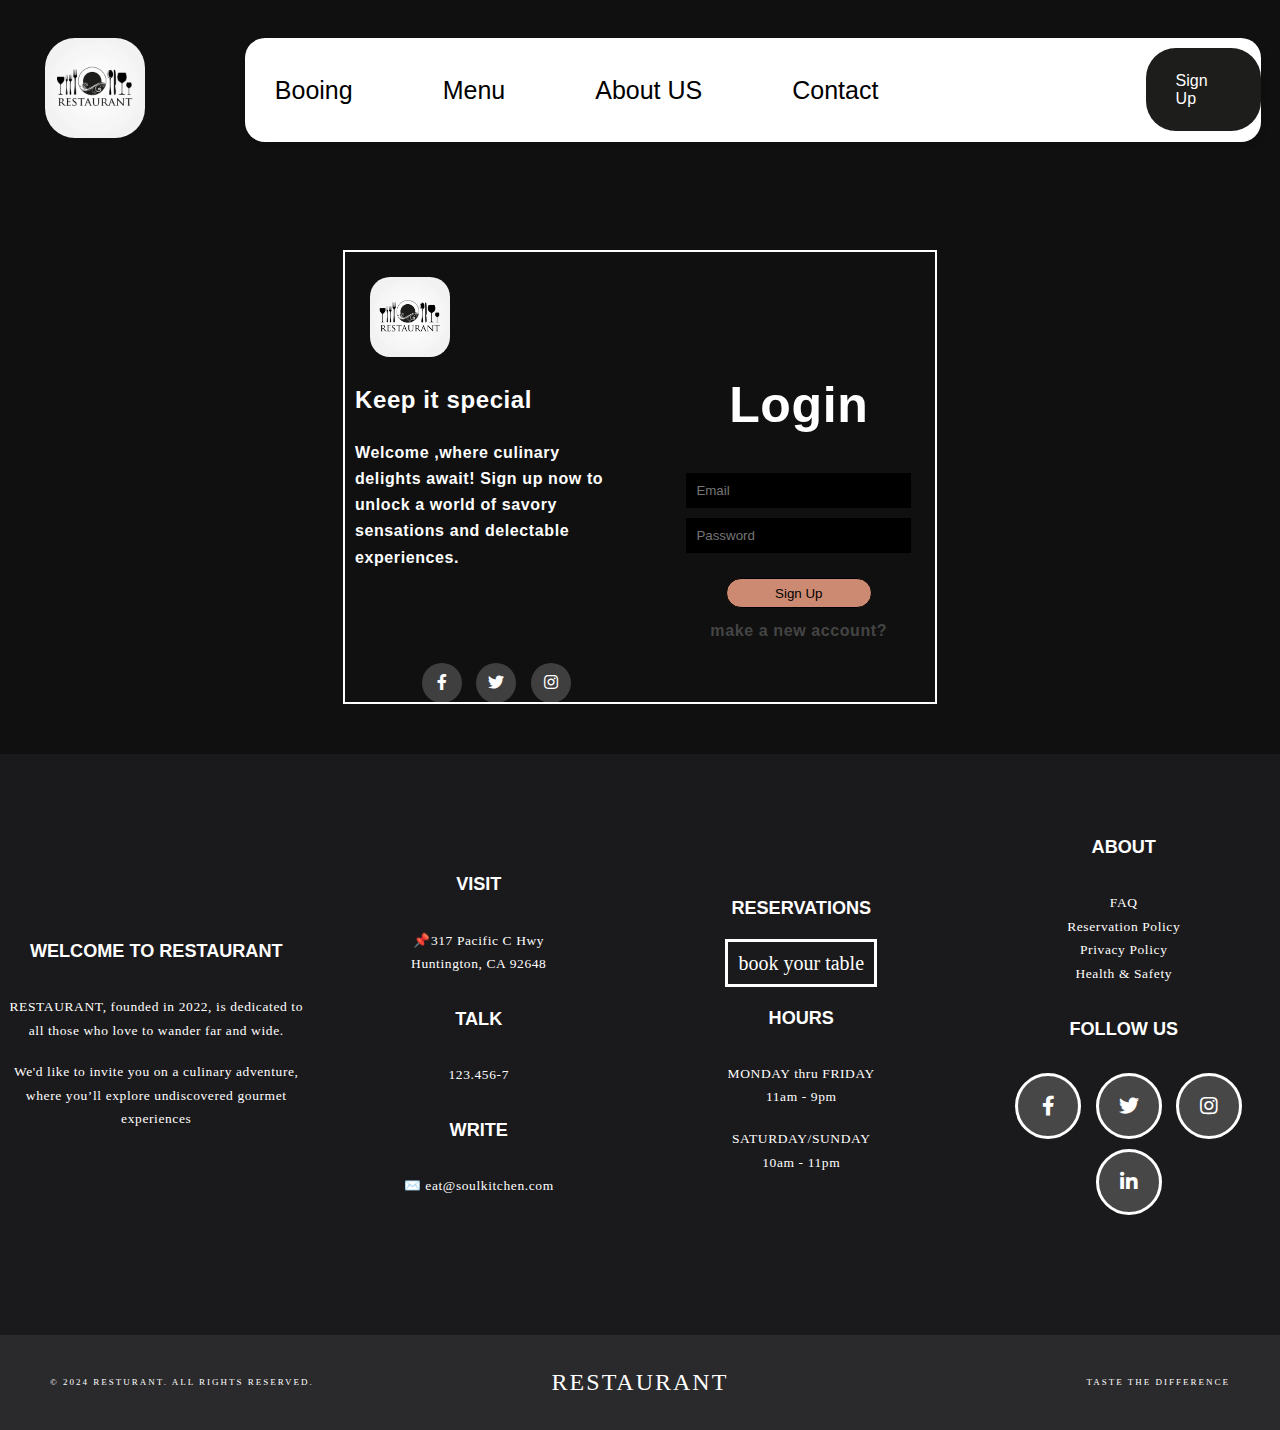
<file: login.html>
<!DOCTYPE html>
<html lang="en">
<head>
    <meta charset="UTF-8">
    <meta name="viewport" content="width=device-width, initial-scale=1.0">
    <title>login</title>
    <link rel="stylesheet" href="./style/nav.css">
    <link rel="stylesheet" href="./style/footer.css">
    <link rel="stylesheet" href="./style/sign_up.css">
    <link
      rel="stylesheet"
      type="text/css"
      href="https://cdnjs.cloudflare.com/ajax/libs/font-awesome/5.15.1/css/all.min.css"
    />
</head>
<body>
    <header>
        <nav>
            <div class="logo">
                <a href="./index.html"> <img src="./images/res_Logo.jpg" alt="logo"></a>
            </div>

            <div class="nav_bar">
                <ul>
                <li ><a href="./booking.html">Booing</a></li>
                <li ><a href="./menu.html">Menu</a></li>
                <li ><a href="./about_us.html">About US</a></li>
                <li ><a href="./contact.html">Contact</a></li>
                <li class="sign_up"></li>
                </ul>

                <div class="sign_Up_btn">
                    <a class="btn" href="./sign_up.html">Sign Up</a>
                </div>
            </div>
        </nav>
    </header>

    <section>

        <div class="box">

            <div class="left">
                <div class="photo">
                    <img src="./images/res_Logo.jpg" alt="">
                </div>
                
                <div class="content">
                    <h2>Keep it special</h2>
                    <br>
                    <p>Welcome ,where culinary delights await! Sign up now to unlock a world of savory sensations and delectable experiences.</p>
                </div>
                <br><br><br><br>

                <div class="social-links">
                    <a href="#"><i class="fab fa-facebook-f"></i></a>
                    <a href="#"><i class="fab fa-twitter"></i></a>
                    <a href="#"><i class="fab fa-instagram"></i></a>
                </div>
            </div>

            <div class="container">
                <div class="formContainer jus">
                    <h2>Login</h2>
                    <form id="form" action="index.php" method="Post">
        
                        <div class="inputContainer">
                            <input type="text" placeholder="Email" id="email" name="email">
                            <span class="error-message" id="emailError"></span>
                        </div>
        
                        <div class="inputContainer">
                            <input type="password" placeholder="Password" id="password" name="password">
                            <span class="error-message" id="errorPassword1"></span>
                        </div>
                        <button type="submit" id="submit-btn">Sign Up</button>
                        <div class="links">
                            <a href="./sign_up.html">make a new account? </a>
                        </div>
                    </form>
                </div>
            </div>

        </div>
    </section>

    <footer>
        <div class="upper">
            <div class="upper1">
                <h4>WELCOME TO RESTAURANT</h4>
                <P>RESTAURANT, founded in 2022, is dedicated to all those who love to wander far and wide.</P>
                <br>
                <p>We'd like to invite you on a culinary adventure, where you’ll explore undiscovered gourmet experiences</p>
            </div>
            <div class="upper1">
                <h4>Visit</h4>
                <P> 📌317 Pacific C Hwy</P>
                <p>Huntington, CA 92648</p>

                <h4>Talk</h4>
                <p> 123.456-7</p>

                <h4>Write</h4>
                <p>✉️ eat@soulkitchen.com</p>
            </div>
            <div class="upper1">
                <h4>Reservations</h4>
                <a href="./booking.html">book your table</a>
                <br>
                <h4>Hours</h4>

                <p>MONDAY thru FRIDAY</p>
                <p>11am - 9pm</p>
                <br>
                <p>SATURDAY/SUNDAY</p>
                <p>10am - 11pm</p>

            </div>
            <div class="upper1">
                <h4>About</h4>
                <p>FAQ</p>
                <p>Reservation Policy</p>
                <p>Privacy Policy</p>
                <p>Health & Safety</p>

                <div class="footer-col">
                    <h4>follow us</h4>
                    <div class="social-links">
                      <a href="#"><i class="fab fa-facebook-f"></i></a>
                      <a href="#"><i class="fab fa-twitter"></i></a>
                      <a href="#"><i class="fab fa-instagram"></i></a>
                      <a href="#"><i class="fab fa-linkedin-in"></i></a>
                    </div>
                </div>
            </div>
        </div>
        <div class="lower">
            <p class="p1">© 2024 RESTURANT. All Rights Reserved.</p>
            <h3>RESTAURANT</h3>
            <p class="p2">taste the difference</p>
        </div>
    </footer>
</body>
</html>
</file>
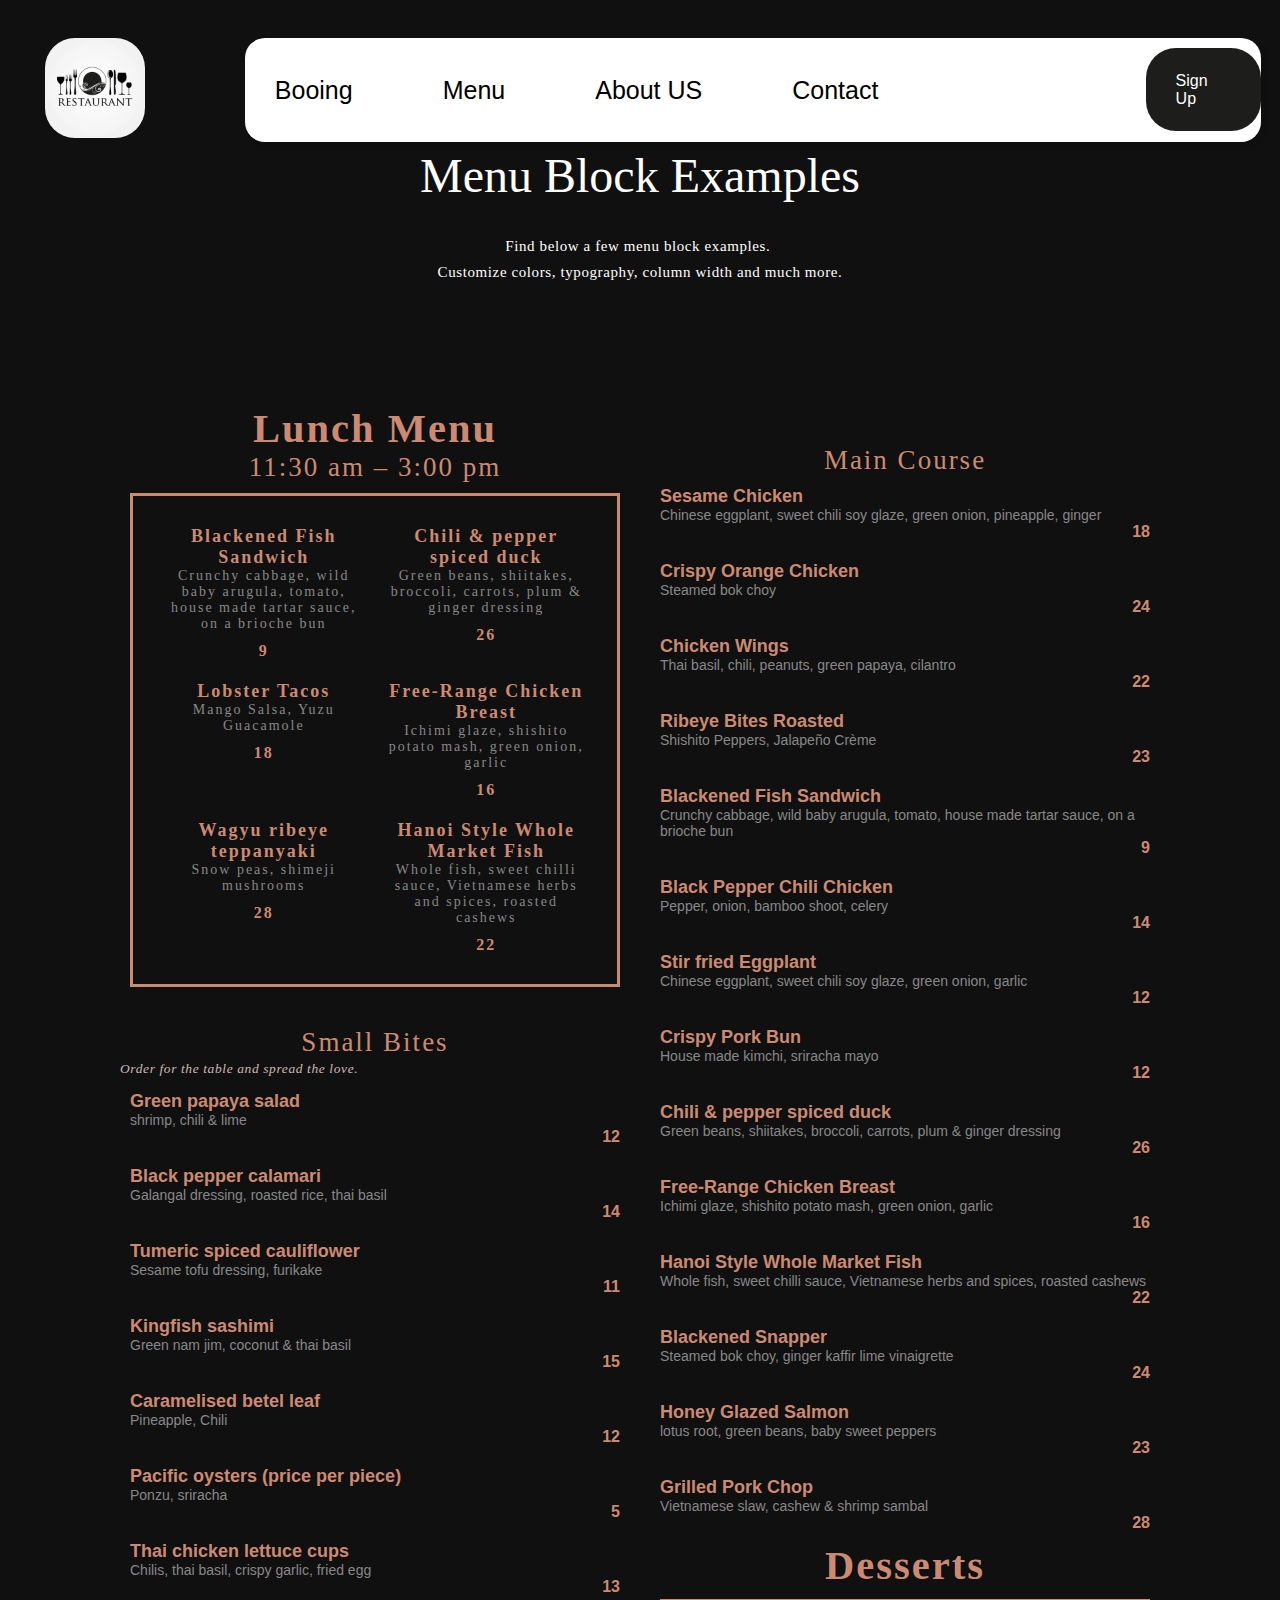
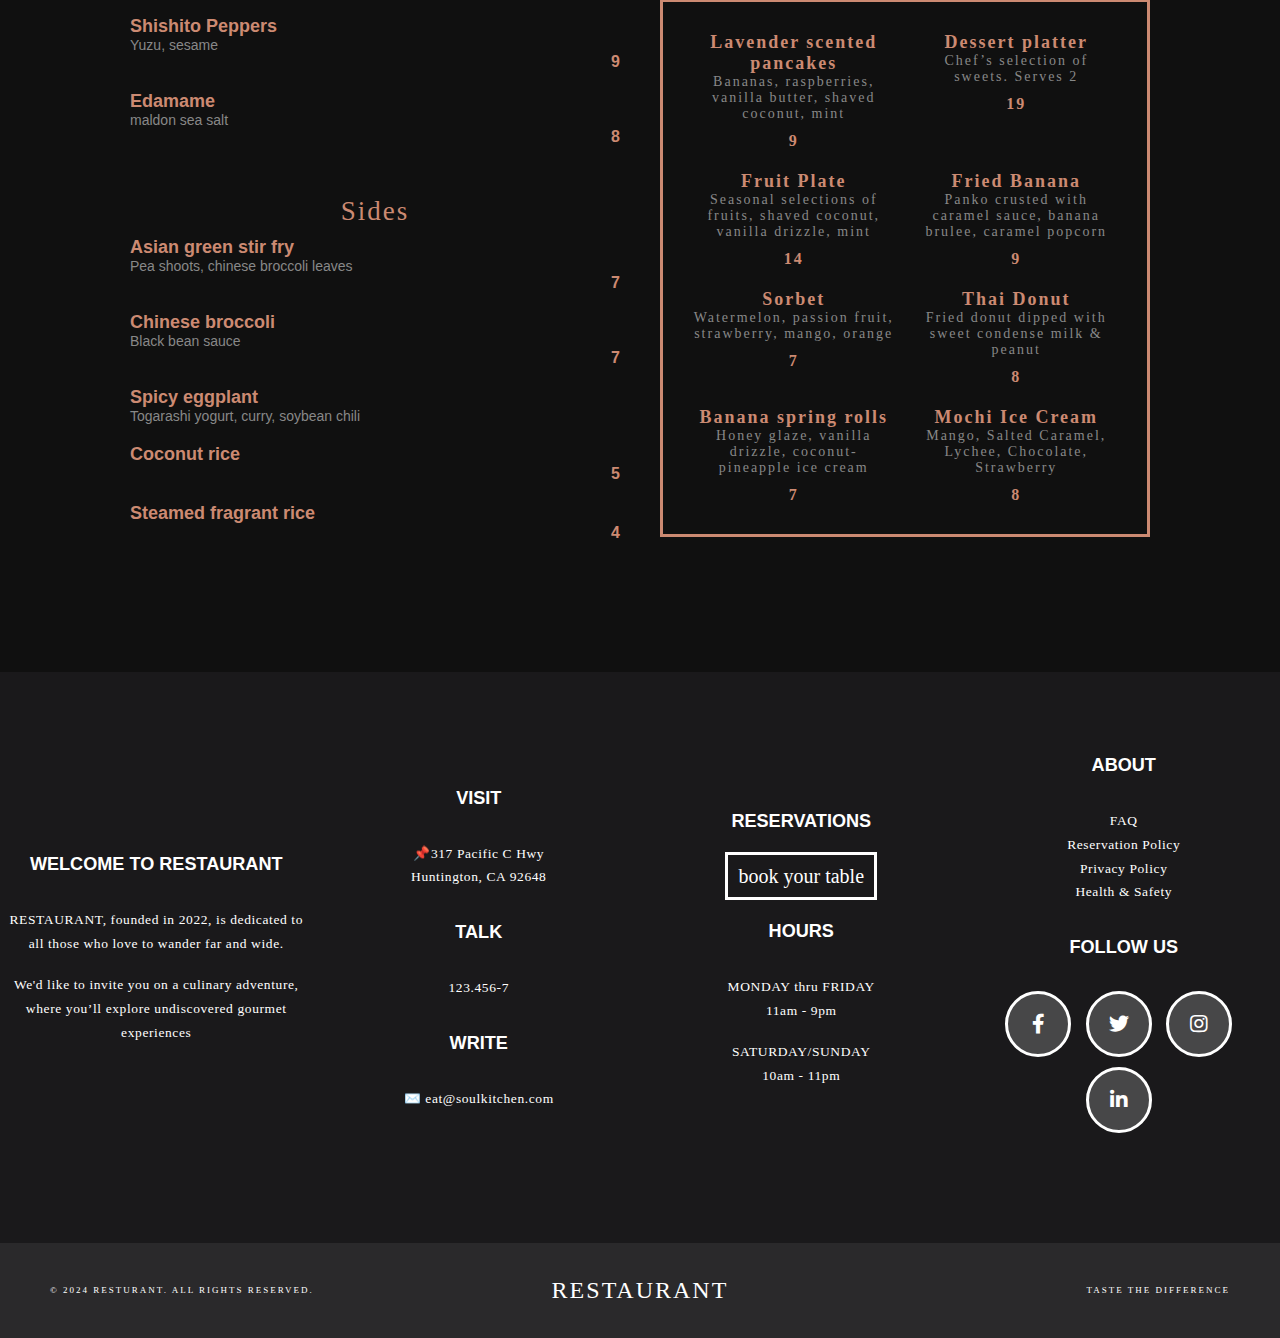
<file: menu.html>
<!DOCTYPE html>
<html lang="en">
<head>
    <meta charset="UTF-8">
    <meta name="viewport" content="width=device-width, initial-scale=1.0">
    <title>Menu</title>
    <link rel="stylesheet" href="./style/nav.css">
    <link rel="stylesheet" href="./style/footer.css">
    <link rel="stylesheet" href="./style/menu.css">
    <link
      rel="stylesheet"
      type="text/css"
      href="https://cdnjs.cloudflare.com/ajax/libs/font-awesome/5.15.1/css/all.min.css"
    />
</head>
<body>
  <header>
    <nav>
      <div class="logo">
          <a href="./index.html"> <img src="./images/res_Logo.jpg" alt="logo"></a>
      </div>

      <div class="nav_bar">
          <ul>
          <li ><a href="./booking.html">Booing</a></li>
          <li ><a href="./menu.html">Menu</a></li>
          <li ><a href="./about_us.html">About US</a></li>
          <li ><a href="./contact.html">Contact</a></li>
          <li class="sign_up"></li>
          </ul>

          <div class="sign_Up_btn">
              <a class="btn" href="./sign_up.html">Sign Up</a>
          </div>
      </div>
    </nav>
    <div class="title">
      <h1>Menu Block Examples</h1>
      <p>Find below a few menu block examples. </p>
      <p>Customize colors, typography, column width and much more.</p>
    </div>
  </header>
  

  <section>
    <div class="left">

      <div class="border">

        <h2>Lunch Menu</h2>
        <p>11:30 am – 3:00 pm</p>

        <div class="menu">

          <div class="item">
            <p class="name">Blackened Fish Sandwich </p>
            <p class="details">Crunchy cabbage, wild baby arugula,
              tomato, house made tartar sauce, on a
              brioche bun</p>
            <p class="price">9</p>
          </div>

          <div class="item">
            <p class="name">Chili & pepper spiced duck </p>
            <p class="details">Green beans, shiitakes, broccoli, carrots,
              plum & ginger dressing</p>
            <p class="price">26</p>
          </div>

          <div class="item">
            <p class="name">Lobster Tacos</p>
            <p class="details">Mango Salsa, Yuzu Guacamole</p>
            <p class="price">18</p>
          </div>

          <div class="item">
            <p class="name">Free-Range Chicken Breast</p>
            <p class="details">Ichimi glaze, shishito potato mash, green
              onion, garlic</p>
            <p class="price">16</p>
          </div>

          <div class="item">
            <p class="name">Wagyu ribeye teppanyaki</p>
            <p class="details">Snow peas, shimeji mushrooms</p>
            <p class="price">28</p>
          </div>

          <div class="item">
            <p class="name">Hanoi Style Whole Market Fish</p>
            <p class="details">Whole fish, sweet chilli sauce, Vietnamese
              herbs and spices, roasted cashews</p>
            <p class="price">22</p>
          </div>

        </div>
      </div>

      <div class="non-border">
        <h2>Small Bites</h2>
        <p class="small-bites-p">Order for the table and spread the love.</p>

        <div class="item">
          <p class="name">Green papaya salad </p>
          <p class="details">shrimp, chili & lime</p>
          <p class="price">12</p>
        </div>

        <div class="item">
          <p class="name">Black pepper calamari</p>
          <p class="details">Galangal dressing, roasted rice, thai basil</p>
          <p class="price">14</p>
        </div>

        <div class="item">
          <p class="name">Tumeric spiced cauliflower</p>
          <p class="details">Sesame tofu dressing, furikake</p>
          <p class="price">11</p>
        </div>

        <div class="item">
          <p class="name">Kingfish sashimi</p>
          <p class="details">Green nam jim, coconut & thai basil</p>
          <p class="price">15</p>
        </div>

        <div class="item">
          <p class="name">Caramelised betel leaf </p>
          <p class="details">Pineapple, Chili</p>
          <p class="price">12</p>
        </div>

        <div class="item">
          <p class="name">Pacific oysters (price per piece)</p>
          <p class="details">Ponzu, sriracha</p>
          <p class="price">5</p>
        </div>

        <div class="item">
          <p class="name">Thai chicken lettuce cups</p>
          <p class="details">Chilis, thai basil, crispy garlic, fried egg</p>
          <p class="price">13</p>
        </div>

        <div class="item">
          <p class="name">Shishito Peppers</p>
          <p class="details">Yuzu, sesame</p>
          <p class="price">9</p>
        </div>

        <div class="item">
          <p class="name">Edamame</p>
          <p class="details">maldon sea salt</p>
          <p class="price">8</p>
        </div>

      </div>

      <div class="non-border">
        <h2>Sides</h2>
       
        <div class="item">
          <p class="name">Asian green stir fry</p>
          <p class="details">Pea shoots, chinese broccoli leaves</p>
          <p class="price">7</p>
        </div>

        <div class="item">
          <p class="name">Chinese broccoli</p>
          <p class="details">Black bean sauce</p>
          <p class="price">7</p>
        </div>

        <div class="item">
          <p class="name">Spicy eggplant </p>
          <p class="details">Togarashi yogurt, curry, soybean chili</p>
          <p class="price"></p>
        </div>

        <div class="item">
          <p class="name">Coconut rice</p>
          <p class="price">5</p>
        </div>

        <div class="item">
          <p class="name">Steamed fragrant rice</p>
          <p class="price">4</p>
        </div>

      </div>

    </div>

    <div class="right">

      <div class="non-border">
        <h2>Main Course</h2>
       
        <div class="item">
          <p class="name">Sesame Chicken</p>
          <p class="details">Chinese eggplant, sweet chili soy glaze, green onion, pineapple, ginger</p>
          <p class="price">18</p>
        </div>

        <div class="item">
          <p class="name">Crispy Orange Chicken</p>
          <p class="details">Steamed bok choy</p>
          <p class="price">24</p>
        </div>

        <div class="item">
          <p class="name">Chicken Wings </p>
          <p class="details">Thai basil, chili, peanuts, green papaya, cilantro</p>
          <p class="price">22</p>
        </div>

        <div class="item">
          <p class="name">Ribeye Bites Roasted</p>
          <p class="details">Shishito Peppers, Jalapeño Crème</p>
          <p class="price">23</p>
        </div>

        <div class="item">
          <p class="name">Blackened Fish Sandwich </p>
          <p class="details">Crunchy cabbage, wild baby arugula, tomato, house made tartar sauce, on a brioche bun</p>
          <p class="price">9</p>
        </div>

        <div class="item">
          <p class="name">Black Pepper Chili Chicken</p>
          <p class="details">Pepper, onion, bamboo shoot, celery</p>
          <p class="price">14</p>
        </div>

        <div class="item">
          <p class="name">Stir fried Eggplant </p>
          <p class="details">Chinese eggplant, sweet chili soy glaze, green onion, garlic</p>
          <p class="price">12</p>
        </div>

        <div class="item">
          <p class="name">Crispy Pork Bun</p>
          <p class="details">House made kimchi, sriracha mayo</p>
          <p class="price">12</p>
        </div>

        <div class="item">
          <p class="name">Chili & pepper spiced duck </p>
          <p class="details">Green beans, shiitakes, broccoli, carrots, plum & ginger dressing</p>
          <p class="price">26</p>
        </div>

        <div class="item">
          <p class="name">Free-Range Chicken Breast</p>
          <p class="details">Ichimi glaze, shishito potato mash, green onion, garlic</p>
          <p class="price">16</p>
        </div>

        <div class="item">
          <p class="name">Hanoi Style Whole Market Fish</p>
          <p class="details">Whole fish, sweet chilli sauce, Vietnamese herbs and spices, roasted cashews</p>
          <p class="price">22</p>
        </div>

        <div class="item">
          <p class="name">Blackened Snapper</p>
          <p class="details">Steamed bok choy, ginger kaffir lime vinaigrette</p>
          <p class="price">24</p>
        </div>

        <div class="item">
          <p class="name">Honey Glazed Salmon</p>
          <p class="details">lotus root, green beans, baby sweet peppers</p>
          <p class="price">23</p>
        </div>

        <div class="item">
          <p class="name">Grilled Pork Chop</p>
          <p class="details">Vietnamese slaw, cashew & shrimp sambal</p>
          <p class="price">28</p>
        </div>

      </div>

      <div class="border">

        <h2>Desserts</h2>

        <div class="menu">

          <div class="item">
            <p class="name">Lavender scented pancakes</p>
            <p class="details">Bananas, raspberries, vanilla butter,
              shaved coconut, mint</p>
            <p class="price">9</p>
          </div>

          <div class="item">
            <p class="name">Dessert platter</p>
            <p class="details">Chef’s selection of sweets.
              Serves 2</p>
            <p class="price">19</p>
          </div>

          <div class="item">
            <p class="name">Fruit Plate</p>
            <p class="details">Seasonal selections of fruits, shaved
              coconut, vanilla drizzle, mint</p>
            <p class="price">14</p>
          </div>

          <div class="item">
            <p class="name">Fried Banana</p>
            <p class="details">Panko crusted with caramel sauce,
              banana brulee, caramel popcorn</p>
            <p class="price">9</p>
          </div>

          <div class="item">
            <p class="name">Sorbet</p>
            <p class="details">Watermelon, passion fruit, strawberry,
              mango, orange</p>
            <p class="price">7</p>
          </div>

          <div class="item">
            <p class="name">Thai Donut</p>
            <p class="details">Fried donut dipped with sweet condense
              milk & peanut</p>
            <p class="price">8</p>
          </div>

          <div class="item">
            <p class="name">Banana spring rolls</p>
            <p class="details">Honey glaze, vanilla drizzle, coconut-
              pineapple ice cream</p>
            <p class="price">7</p>
          </div>

          <div class="item">
            <p class="name">Mochi Ice Cream</p>
            <p class="details">Mango, Salted Caramel, Lychee,
              Chocolate, Strawberry</p>
            <p class="price">8</p>
          </div>

        </div>
      </div>

    </div>
  </section>
    

  <footer>
    <div class="upper">
        <div class="upper1">
            <h4>WELCOME TO RESTAURANT</h4>
            <P>RESTAURANT, founded in 2022, is dedicated to all those who love to wander far and wide.</P>
            <br>
            <p>We'd like to invite you on a culinary adventure, where you’ll explore undiscovered gourmet experiences</p>
        </div>
        <div class="upper1">
            <h4>Visit</h4>
            <P> 📌317 Pacific C Hwy</P>
            <p>Huntington, CA 92648</p>

            <h4>Talk</h4>
            <p> 123.456-7</p>

            <h4>Write</h4>
            <p>✉️ eat@soulkitchen.com</p>
        </div>
        <div class="upper1">
            <h4>Reservations</h4>
            <a href="./booking.html">book your table</a>
            <br>
            <h4>Hours</h4>

            <p>MONDAY thru FRIDAY</p>
            <p>11am - 9pm</p>
            <br>
            <p>SATURDAY/SUNDAY</p>
            <p>10am - 11pm</p>

        </div>
        <div class="upper1">
            <h4>About</h4>
            <p>FAQ</p>
            <p>Reservation Policy</p>
            <p>Privacy Policy</p>
            <p>Health & Safety</p>

            <div class="footer-col">
                <h4>follow us</h4>
                <div class="social-links">
                  <a href="https://www.facebook.com/bibalexOfficial"><i class="fab fa-facebook-f"></i></a>
                  <a href="https://twitter.com/bibalexOfficial"><i class="fab fa-twitter"></i></a>
                  <a href="https://www.instagram.com/bibalexofficial/"><i class="fab fa-instagram"></i></a>
                  <a href="https://www.linkedin.com/company/bibalexofficial/"><i class="fab fa-linkedin-in"></i></a>
                </div>
            </div>
        </div>
    </div>
    <div class="lower">
        <p class="p1">© 2024 RESTURANT. All Rights Reserved.</p>
        <h3>RESTAURANT</h3>
        <p class="p2">taste the difference</p>
    </div>
  </footer>
</body>
</html>
</file>
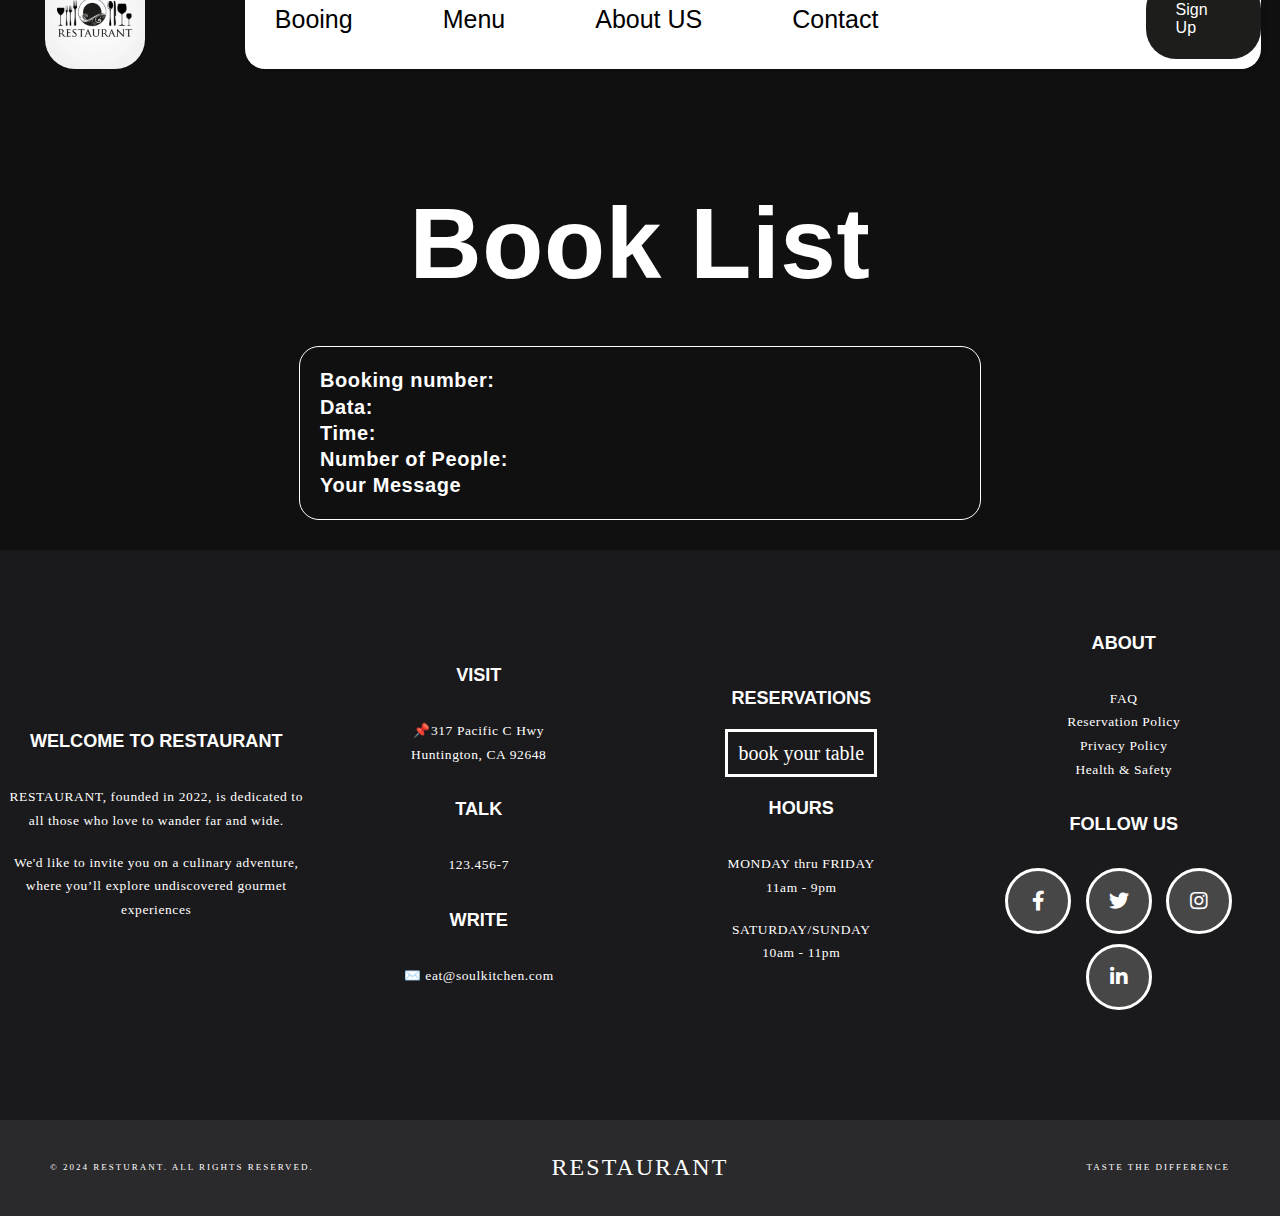
<file: profile.html>
<!DOCTYPE html>
<html lang="en">
<head>
    <meta charset="UTF-8">
    <meta name="viewport" content="width=device-width, initial-scale=1.0">
    <title>Profile</title>
    <link rel="stylesheet" href="./style/nav.css">
    <link rel="stylesheet" href="./style/footer.css">
    <link rel="stylesheet" href="./style/profile.css">
    <link
      rel="stylesheet"
      type="text/css"
      href="https://cdnjs.cloudflare.com/ajax/libs/font-awesome/5.15.1/css/all.min.css"
    />
</head>
<body>
    <header>
        <nav>
            <div class="logo">
                <a href="./index.html"> <img src="./images/res_Logo.jpg" alt="logo"></a>
            </div>

            <div class="nav_bar">
                <ul>
                <li ><a href="./booking.html">Booing</a></li>
                <li ><a href="./menu.html">Menu</a></li>
                <li ><a href="./about_us.html">About US</a></li>
                <li ><a href="./contact.html">Contact</a></li>
                <li class="sign_up"></li>
                </ul>

                <div class="sign_Up_btn">
                    <a class="btn" href="./sign_up.html">Sign Up</a>
                </div>
            </div>
        </nav>

        <div class="user">
            <div>
                <h3>Name: </h3>
                <h3>Email: </h3>
                <h3>Phone Number: </h3>
            </div>

            <div class="photo">
                <img src="./images/accept.png" alt="">
            </div>

        </div>
    </header>

    <section>
        <div class="title">
            <h1>Book List</h1>
        </div>

        <div class="list">
            <div>
                <h3>Booking number: </h3>
                <h3>Data: </h3>
                <h3>Time: </h3>
                <h3>Number of People: </h3>
            </div>

            <div class="message">
                <h3>Your Message</h3>
            </div>
        </div>
    </section>

   

    <footer>
        <div class="upper">
            <div class="upper1">
                <h4>WELCOME TO RESTAURANT</h4>
                <P>RESTAURANT, founded in 2022, is dedicated to all those who love to wander far and wide.</P>
                <br>
                <p>We'd like to invite you on a culinary adventure, where you’ll explore undiscovered gourmet experiences</p>
            </div>
            <div class="upper1">
                <h4>Visit</h4>
                <P> 📌317 Pacific C Hwy</P>
                <p>Huntington, CA 92648</p>

                <h4>Talk</h4>
                <p> 123.456-7</p>

                <h4>Write</h4>
                <p>✉️ eat@soulkitchen.com</p>
            </div>
            <div class="upper1">
                <h4>Reservations</h4>
                <a href="./booking.html">book your table</a>
                <br>
                <h4>Hours</h4>

                <p>MONDAY thru FRIDAY</p>
                <p>11am - 9pm</p>
                <br>
                <p>SATURDAY/SUNDAY</p>
                <p>10am - 11pm</p>

            </div>
            <div class="upper1">
                <h4>About</h4>
                <p>FAQ</p>
                <p>Reservation Policy</p>
                <p>Privacy Policy</p>
                <p>Health & Safety</p>

                <div class="footer-col">
                    <h4>follow us</h4>
                    <div class="social-links">
                      <a href="#"><i class="fab fa-facebook-f"></i></a>
                      <a href="#"><i class="fab fa-twitter"></i></a>
                      <a href="#"><i class="fab fa-instagram"></i></a>
                      <a href="#"><i class="fab fa-linkedin-in"></i></a>
                    </div>
                </div>
            </div>
        </div>
        <div class="lower">
            <p class="p1">© 2024 RESTURANT. All Rights Reserved.</p>
            <h3>RESTAURANT</h3>
            <p class="p2">taste the difference</p>
        </div>
    </footer>
</body>
</html>
</file>
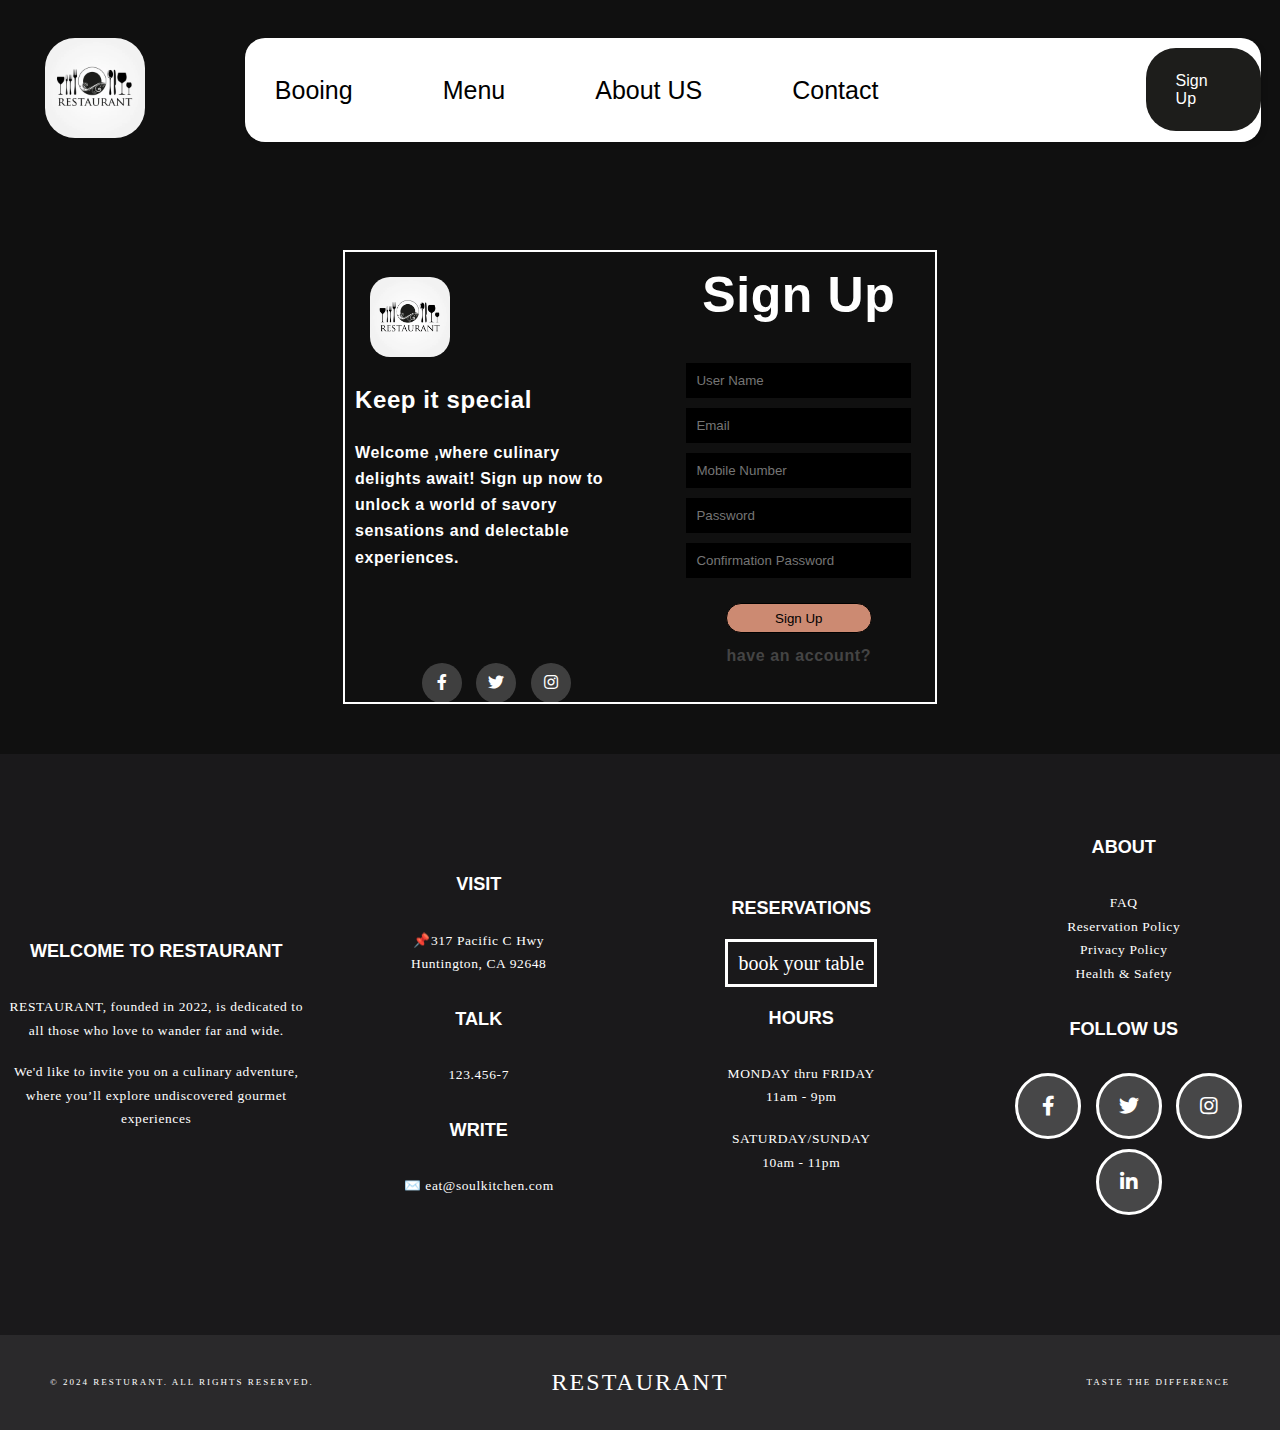
<file: sign_up.html>
<!DOCTYPE html>
<html lang="en">
<head>
    <meta charset="UTF-8">
    <meta name="viewport" content="width=device-width, initial-scale=1.0">
    <title>Sign_up</title>
    <link rel="stylesheet" href="./style/nav.css">
    <link rel="stylesheet" href="./style/footer.css">
    <link rel="stylesheet" href="./style/sign_up.css">
    <link
      rel="stylesheet"
      type="text/css"
      href="https://cdnjs.cloudflare.com/ajax/libs/font-awesome/5.15.1/css/all.min.css"
    />
</head>
<body>
    <header>
        <nav>
            <div class="logo">
                <a href="./index.html"> <img src="./images/res_Logo.jpg" alt="logo"></a>
            </div>

            <div class="nav_bar">
                <ul>
                <li ><a href="./booking.html">Booing</a></li>
                <li ><a href="./menu.html">Menu</a></li>
                <li ><a href="./about_us.html">About US</a></li>
                <li ><a href="./contact.html">Contact</a></li>
                <li class="sign_up"></li>
                </ul>

                <div class="sign_Up_btn">
                    <a class="btn" href="./sign_up.html">Sign Up</a>
                </div>
            </div>
        </nav>
    </header>

    <section>

        <div class="box">

            <div class="left">
                <div class="photo">
                    <img src="./images/res_Logo.jpg" alt="">
                </div>
                
                <div class="content">
                    <h2>Keep it special</h2>
                    <br>
                    <p>Welcome ,where culinary delights await! Sign up now to unlock a world of savory sensations and delectable experiences.</p>
                </div>
                <br><br><br><br>

                <div class="social-links">
                    <a href="#"><i class="fab fa-facebook-f"></i></a>
                    <a href="#"><i class="fab fa-twitter"></i></a>
                    <a href="#"><i class="fab fa-instagram"></i></a>
                </div>
            </div>

            <div class="container">
                <div class="formContainer">
                    <h2>Sign Up</h2>
                    <form id="form" action="index.php" method="Post">
        
                        <div class="inputContainer">
                            <input type="text" placeholder="User Name" id="userName" name="username">
                            <span class="error-message" id="nameError"></span>
                        </div>
        
                        <div class="inputContainer">
                            <input type="text" placeholder="Email" id="email" name="email">
                            <span class="error-message" id="emailError"></span>
                        </div>

                        <div class="inputContainer">
                            <input type="number" placeholder="Mobile Number" id="mobile" name="mobile">
                            <span class="error-message" id="phoneError"></span>
                        </div>
        
                        <div class="inputContainer">
                            <input type="password" placeholder="Password" id="password" name="password">
                            <span class="error-message" id="errorPassword1"></span>
                        </div>
        
                        <div class="inputContainer">
                            <input type="password" placeholder="Confirmation Password" id="conf">
                            <span class="error-message" id="errorPassword2"></span> 
                        </div>
        
                        <button type="submit" id="submit-btn">Sign Up</button>
                        <div class="links">
                            <a href="./login.html">have an account? </a>
                        </div>
                    </form>
                </div>
            </div>

        </div>
    </section>

    <footer>
        <div class="upper">
            <div class="upper1">
                <h4>WELCOME TO RESTAURANT</h4>
                <P>RESTAURANT, founded in 2022, is dedicated to all those who love to wander far and wide.</P>
                <br>
                <p>We'd like to invite you on a culinary adventure, where you’ll explore undiscovered gourmet experiences</p>
            </div>
            <div class="upper1">
                <h4>Visit</h4>
                <P> 📌317 Pacific C Hwy</P>
                <p>Huntington, CA 92648</p>

                <h4>Talk</h4>
                <p> 123.456-7</p>

                <h4>Write</h4>
                <p>✉️ eat@soulkitchen.com</p>
            </div>
            <div class="upper1">
                <h4>Reservations</h4>
                <a href="./booking.html">book your table</a>
                <br>
                <h4>Hours</h4>

                <p>MONDAY thru FRIDAY</p>
                <p>11am - 9pm</p>
                <br>
                <p>SATURDAY/SUNDAY</p>
                <p>10am - 11pm</p>

            </div>
            <div class="upper1">
                <h4>About</h4>
                <p>FAQ</p>
                <p>Reservation Policy</p>
                <p>Privacy Policy</p>
                <p>Health & Safety</p>

                <div class="footer-col">
                    <h4>follow us</h4>
                    <div class="social-links">
                      <a href="#"><i class="fab fa-facebook-f"></i></a>
                      <a href="#"><i class="fab fa-twitter"></i></a>
                      <a href="#"><i class="fab fa-instagram"></i></a>
                      <a href="#"><i class="fab fa-linkedin-in"></i></a>
                    </div>
                </div>
            </div>
        </div>
        <div class="lower">
            <p class="p1">© 2024 RESTURANT. All Rights Reserved.</p>
            <h3>RESTAURANT</h3>
            <p class="p2">taste the difference</p>
        </div>
    </footer>
</body>
</html>
</file>
<file: style/header.css>
/* body standard*/
* {
    margin: 0;
    padding: 0;
  }
  
  body {
    min-height: 100vh;
    font-family: "Segoe UI", Tahoma, Geneva, Verdana, sans-serif;
    background-color: #101010;
  }
  /* body standard ends*/

  header{
    width: 100%;
    margin: auto;
    align-items: center;
    justify-content: center;
    position: relative;
  }

  header .headerImg{
    width: 100%;
    height: auto; 
    display: block;
  }

  
.head{
    margin-top: 30px;
    position: absolute;
    top: 60%;
    left: 50%;
    transform: translate(-50%, -50%);
    width: 100%;
    
}
  .Restaurant{
    text-align: center;
    color: white;
    font-size: 128px;
    font-family: Inter;
    font-weight: 400; 
    word-wrap: break-word;
  }
  .EnjoyAnUnforgettableExperience{
    text-align: center; 
    color: white; 
    font-size: 36px; 
    font-family: Inter; 
    font-weight: 400; 
    word-wrap: break-word;
  }
  .Welcome{
    transform: rotate(-90deg); 
    transform-origin: 0 0; 
    text-align: center; 
    color: white; 
    font-size: 36px; 
    font-family: Inter; 
    font-weight: 400; 
    word-wrap: break-word;
    display: flex;
    margin-top: 50px;
    margin-left: 10px;
  }
  .buttons{
    justify-content: center;
    align-items: center;
    text-align: center;
    margin-top: 100px;
  }
  .buttons a{
    border: solid white;
    color: white;
    text-decoration: none;
    
    text-align: center; 
    color: white; 
    font-size: 36px; 
    font-family: Inter; 
    font-weight: 400; 
    word-wrap: break-word;
    margin-left: 40px;
    margin-right: 40px;
    padding: 10px;
    transition: 1.1s;
  }

  .buttons a:hover{
    color: #1D1D1B;
    background-color: white;
    
  }
</file>
<file: style/nav.css>
* {
    margin: 0;
    padding: 0;
  }
  
  body {
    min-height: 100vh;
    font-family: "Segoe UI", Tahoma, Geneva, Verdana, sans-serif;
    background-color: #101010;
  }
nav{
    padding: 10px;
    display: flex;
    position: absolute;
    top: 10%;
    left: 51%;
    transform: translate(-50%, -50%);
    width: 95%;
  }
.logo img{
    width: 100px;
    height: auto;
    border-radius: 30px;
  }
.nav_bar{
    background-color: white;
    box-shadow: 3px 3px 5px rgba(0, 0, 0, 0.1);
    border-radius: 20px;
    margin-left: 100px;
    width:85%;
    display: flex;
    
}
.nav_bar ul {
    width: 90%;
    list-style: none;
    display: flex;
    align-items: center;
    
  }
  .sign_Up_btn .btn{
    background-color: #1D1D1B;
    color: white;
    
    margin-top: 10px;
    border-radius: 30px;
    height: 80%;  
     
  }

  .sign_Up_btn .btn:hover{
    color: #1D1D1B;
    background-color: white;
    border-radius: 30px;
    border-color: #1D1D1B ;
    border: solid;
  }
  
  .nav_bar li {
    height: 100px;
    font-size: 20px;
    font-size: 25px;
    margin-right: 30px;
    
  }
  
  .nav_bar a {
    height: 100%;
    padding: 0 30px;
    border-radius: 30px;
    text-decoration: none;
    display: flex;
    align-items: center;
    color: black;
    transition: 1.1s;
    
  }
  
  .nav_bar a:hover {
    color: white;
    background-color: #1D1D1B;
    border-radius: 30px;
  }
</file>
<file: style/index.css>
.Container1 {
    width: 700px;
    height: 194px;
    display: flex;
    flex-direction: column;
    justify-content: center;
    align-items: center;
    text-align: center;
    margin-top: 70px;
    margin-bottom: 70px;
    width: 100%;
}

.Heading {
    width: 546.67px;
    height: 38.50px;
    text-align: center;
    color: white;
    font-size: 22px;
    font-family: Poppins;
    font-weight: 275;
    line-height: 38.50px;
    letter-spacing: 0.60px;
    word-wrap: break-word;
}

.Description {
    width: 682.74px;
    height: 154px;
    text-align: center;
    color: white;
    font-size: 22px;
    font-family: Poppins;
    font-weight: 275;
    line-height: 38.50px;
    letter-spacing: 0.60px;
    word-wrap: break-word;
}

/*=============================================*/
.Section2 {
    display: grid;
    grid-template-columns: repeat(2, 1fr);
    justify-items: center;
 
}

.Container2 {
    width:100%;
    height: 823.98px;
    position: relative;
    overflow: hidden;
    transition: 1.1s;
}

.Container2:hover{
    scale: 1.1;
}

.Link {
    width: 525.33px;
    height: 799.98px;
    position: relative;
}

.Image {
    width: 525.33px;
    height: 799.98px;
    position: absolute;
}

.Background {
    width: 525.33px;
    height: 799.98px;
    position: absolute;
    background: linear-gradient(0deg, #090B09 0%, rgba(16, 18, 19, 0) 60%);
    display: flex;
    flex-direction: column;
    justify-content: flex-end;
}

.Paragraph {
    width: 100%;
    padding: 20px;
    box-sizing: border-box;
}

.Heading3FullServiceCatering,
.Heading3ExplosionOfFlavors,
.Heading3SignatureDrinks {
    text-align: center;
    color: white;
    font-size: 28.50px;
    font-family: Jost;
    font-weight: 500;
    line-height: 37.05px;
    margin-bottom: 10px;
}

.LearnMore,
.SeeMenu,
.ExploreTheBar {
    text-align: center;
    color: white;
    font-size: 15px;
    font-family: Poppins;
    font-weight: 275;
    line-height: 26.25px;
    letter-spacing: 0.60px;
    margin-top: 10px;
}

/*===============================================*/
.section3 {
    display: flex;
    flex-direction: column;
    justify-content: center;
    align-items: center;
    text-align: center;
    color: white;
    font-family: 'Poppins', sans-serif;
}

.Explore {
    width: 80px;
    height: 26.25px;
    font-size: 13.50px;
    font-weight: 500;
    text-transform: uppercase;
    line-height: 26.25px;
    word-wrap: break-word;
    margin: 10px;
}

.Heading2OurMenu {
    width: 188.82px;
    height: 50.40px;
    font-size: 42px;
    font-family: 'Jost', sans-serif;
    font-weight: 500;
    line-height: 50.40px;
    word-wrap: break-word;
}

.Description {
    width: 424.37px;
    height: 52.50px;
    font-size: 15px;
    font-weight: 275;
    line-height: 26.25px;
    letter-spacing: 0.60px;
    word-wrap: break-word;
}

/*==============================================================*/
.section4{
    padding-left: 70px;
    padding-right: 70px;
}

.title {
    width: 100%;
    height: 100%;
    text-align: center;
    justify-content: center;
    align-items: center;
    color: white;
    font-size: 45px;
    font-family: Jost;
    font-weight: 500;
    text-transform: uppercase;
    margin-top: 80px;
    
}

.subtitle {
    width: 100%;
    height: 100%;
    text-align: center;
    justify-content: center;
    align-items: center;
    color: #AAAAAA;
    font-size: 13.50px;
    font-family: Poppins;
    font-style: italic;
    font-weight: 275;
    line-height: 22.95px;
    letter-spacing: 0.60px;
    word-wrap: break-word;
    margin-bottom: 80px;

}

.menu {
    display: grid;
    grid-template-columns: repeat(3, 1fr);
    gap: 1px;
    width: auto; 
    margin: 0 auto;
    padding-left: 100px; 
    padding-right: 100px;
    
}

.item {
    padding: 20px;
    
  }
  
  .name {
    font-size: 18px;
    font-weight: bold;
    color: white;
  }
  
  .details {
    font-size: 14px;
    color: #888;
  }
  
  .price {
    font-size: 16px;
    font-weight: bold;
    text-align: right;
    color: #AAAAAA;
  }

/*===============================================*/
.Container {
    display: grid;
    grid-template-columns: repeat(4, 1fr);
    gap: 10px; 
    width: 100%; 
    margin-top: 80px;
    margin-bottom: 80px;
  }
  
  .Container img {
    width: 100%; 
    height: auto; 
  }

  .card{
    width: auto;
    aspect-ratio: 1/0.7;
    position: relative;
    cursor: pointer;
  }
  .card .image-box{
    width: 100%;
    height: 100%;
  }
  .card .image-box img{
    width: 100%;
    height: 100%;
    object-fit: cover;
    object-position: 50% 90%;
    transition: 0.5s ease-in-out;
  }
  .card::after{
    content: "";
    position: absolute;
    inset: 0;
    opacity: 0;
    transition: 0.4s ease-in-out;
  }
  .card:hover img{
    filter: grayscale(0.1) brightness(0.4);
  }
  .card:hover::after{
    opacity: 1;
    inset: 20px;
  }
  
  .content h2{
    width: 80%;
    position:absolute;
    color: white;
    top: 50%;
    left: 50%;
    transform: translate(-50%, -50%);
    transition: 2s ease-in-out;
    text-align: center;
    display: none; 
  }
 .card:hover h2{
    display: block;
    
  }

  /*=============================*/
  
  .slider-container {
    position: relative;
    overflow: hidden;
    width: 100%;
    display: flex;
    background-color: #1B1B1C;
  }
  
  .slider {
    display: flex;
    transition: transform 0.5s ease;
    
  }
  
  .slide {
    flex-shrink: 0;
    width: 100%;
    
  }

  .slide p{
    width: 100%; 
    height: 197px;
    text-align: center; 
    color: #EEEEEF; 
    font-size: 50px; 
    font-family: Jost; 
    font-weight: 500; 
    line-height: 57.60px; 
    letter-spacing: 0.60px; 
    word-wrap: break-word;
  }
  
  .prev-slide,
  .next-slide {
    position: absolute;
    top: 50%;
    transform: translateY(-50%);
    font-size: 80px;
    color: white;
    cursor: pointer;
    font-weight: 1;
  }
  
  .prev-slide {
    left: 10px;
  }
  
  .next-slide {
    right: 10px;
  }

  /*=====================================*/
.section9{
  margin-top: 80px;
}
  .Heading2VisitUs {
    width: 100%;
    height: 46px;
    text-align: center;
    color: white;
    font-size: 42px;
    font-family: Jost;
    font-weight: 500;
    line-height: 50.40px;
    word-wrap: break-word;
  }

  .GridContainer {
    display: grid;
    grid-template-columns: repeat(2, 1fr); /* Two columns */
    gap: 10px; 
    justify-content: center; 
  }
  
  .Container9 {
    width: 100%;
    height: 824px;
    position: relative;
    
  }
  
  .Image {
    width: 95%;
    height: 800px;
    position: absolute;
    left: 24px;
    top: 24px;
  }
  
  .Background {
    width: 100%;
    height: 800px;
    position: absolute;
    left: 24px;
    top: 24px;
    background: linear-gradient(0deg, #090B09 0%, rgba(16, 18, 19, 0) 60%);
  }
  
  .Content {
    width: 100%;
    height: 238.64px;
    position: absolute;
    left: 0px;
    top: 561.36px;
    margin-left: 30px;
  }
  
  .Heading2LagunaBeach, .Heading2SanFrancisco {
    color: white;
    font-size: 42px;
    font-family: Jost;
    font-weight: 500;
    line-height: 50.40px;
    word-wrap: break-word;
  }
</file>
<file: style/footer.css>
footer{
    background-color: #1A191B;
}
.upper{
    display: grid;
    grid-template-columns: repeat(4, 1fr); /* Two columns */
    gap: 10px; 
    justify-content: center;
    align-items: center;
    text-align: center; 

}

.upper1{
    width: 100%;
    padding-top: 50px;
    padding-bottom: 100px;
}
.upper1 h4{
    text-align: center; 
    color: white; 
    font-size: 18.10px; 
    font-weight: 500px; 
    text-transform: uppercase; 
    line-height: 27.14px; 
    word-wrap: break-word;
    margin-bottom: 30px;
    margin-top: 30px;
}
.upper1 p{
    text-align: center; 
    color: white; 
    font-size: 13.50px; 
    font-family: Poppins; 
    font-weight: 275; 
    line-height: 23.63px; 
    letter-spacing: 0.60px; 
    word-wrap: break-word;
}
.upper1 a{
    border: solid white;
    color: white;
    text-decoration: none;
    text-align: center; 
    color: white; 
    font-size: 20px; 
    font-family: Inter; 
    font-weight: 400; 
    word-wrap: break-word;
    padding: 10px;
    transition: 1.1s;
    
}

.upper1 a:hover{
    color: #1D1D1B;
    background-color: white
}

.footer-col .social-links a {
    display: inline-block;
    height: 40px;
    width: 40px;
    background-color: rgba(255, 255, 255, 0.2);
    margin: 0 10px 10px 0;
    text-align: center;
    line-height: 40px;
    border-radius: 50%;
    color: #ffffff;
    transition: all 0.5s ease;
  }
  
  .footer-col .social-links a:hover {
    color: #24262b;
    background-color: #ffffff;
  }

  .lower{
    background-color: #2A292B;
    display: grid;
    grid-template-columns: repeat(3, 1fr); /* Two columns */
    gap:100px; 
    justify-content: center;
    align-items: center;
    text-align: center;
    padding: 40px;
  }

.lower .p1{
    color: white; 
    font-size: 9px; 
    font-family: Poppins; 
    font-weight: 400; 
    text-transform: uppercase; 
    line-height: 15.30px; 
    letter-spacing: 2px;
    word-wrap: break-word;
    justify-content: left;
    text-align: left;
    margin-left: 10px;
}

.lower .p2{
    color: white; 
    font-size: 9px; 
    font-family: Poppins; 
    font-weight: 400; 
    text-transform: uppercase; 
    line-height: 15.30px; 
    letter-spacing: 2px;
    word-wrap: break-word;
    justify-content: right;
    text-align: right;
    margin-right: 10px;
}

.lower h3{
    text-align: center; 
    color: white; 
    font-size: 24px; 
    font-family: Poppins; 
    font-weight: 400; 
    text-transform: uppercase; 
    line-height: 15.30px; 
    letter-spacing: 2px; 
    word-wrap: break-word
}
</file>
<file: style/about.css>
section{
    display: grid;
    grid-template-columns: repeat(2, 1fr);
    width: auto; 
    justify-content: center;
    align-items: center;
    padding-left: 20px;
    padding-right: 20px;
}

.container{
    position: relative;
    display: inline;
    
}

.rotate p{
    transform: rotate(90deg); 
    transform-origin: 0 0; 
    
    color: white; 
    font-size: 20px; 
    font-family: Poppins; 
    font-weight: 500; 
    text-transform: uppercase; 
    line-height: 26.25px; 
    letter-spacing: 4px; 
    word-wrap: break-word;
}


.content{
    margin-left: 20px;
    
}

.content p{
    color: white; 
    font-size: 15px; 
    
    line-height: 26.25px; 
    letter-spacing: 0.60px; 
    word-wrap: break-word;
    margin-top: 15px;
}

.content h1{
    color: white; 
    font-size: 35px; 
    
    line-height: 26.25px; 
    letter-spacing: 0.60px; 
    word-wrap: break-word;
    margin-top: 15px;
}

.photo{
    width: 100%;
    
    justify-content: center;
    text-align: center;
    align-items: center;  
}

.photo img{
    width: 100%;
    height: auto; 
    display: block;
}

.photo .about{
    color: white; 
    font-size: 40px; 
    font-weight: bold; 
    line-height: 40.25px; 
    letter-spacing: 0.60px; 
    word-wrap: break-word;
    margin: 300px;
    position: absolute;
    top: 15%;
    left: 55%;
    transform: translate(-50%, -50%);
   
}
.photo2{
    background-image: url('/images/girl.png');
    background-size:cover;
    height: 700px;
}
.photo3{
    background-image: url('/images/floar.png');
    background-size:cover;
    height: 700px;
}
.photo4{
    background-image: url('/images/Chiile\ rice\ paper\ chips\ 1.png');
    background-size:cover;
    height: 700px;
}
</file>
<file: style/booking.css>
header{
    width: 100%;
    margin: auto;
    align-items: center;
    justify-content: center;
    position: relative;
}

header img{
    width: 100%;
    height: 700px;
    display: block;
}

.contant{
    text-align: center; 
    color: white;
    background-color: rgba(0, 0, 0, 0.7);
    border: 5px white solid; 
    font-size: 32px; 
    font-family: Poppins; 
    font-weight: 500; 
    text-transform: uppercase;
    word-wrap: break-word;
    margin-top: 100px;
    position: absolute;
    top: 40%;
    left: 50%;
    transform: translate(-50%, -50%);
}

section{
    display: grid;
    grid-template-columns: repeat(2, 1fr);
    gap: 5px;
    width: auto; 
    margin: 0 auto;
    padding: 100px;
    margin:20px;
    
}

.title p{
    color: white; 
    font-size: 15px; 
    font-family: Poppins; 
    font-weight: 275; 
    line-height: 26.25px; 
    letter-spacing: 0.60px; 
    word-wrap: break-word;
}
.title h2{
    color: white; 
    margin-top: 10px;
    font-family: Poppins; 
    font-weight: 700; 
    line-height: 26.25px; 
    letter-spacing: 0.60px; 
    word-wrap: break-word;
}

.day{
    color: white; 
    font-family: Poppins;
    line-height: 26.25px; 
    letter-spacing: 0.60px; 
    word-wrap: break-word;
    margin-top: 10px;
    margin-bottom: 10px;
    font-size: 20px;
}
.time{
    display: grid;
    grid-template-columns: repeat(3, 1fr);
    gap: 5px;
    width: auto; 
    margin: 0 auto;
    margin:20px;
}
.message p{
    color: white;
  }

.time label{
    color: white; 
    font-family: Poppins;
    line-height: 26.25px; 
    letter-spacing: 0.60px; 
    word-wrap: break-word;
    margin-top: 10px;
    margin-bottom: 10px;
    font-size: 20px;
}
form div{
    margin-bottom: 30px;
}
.list input{
    background-color: #101010;
    border: #444444 solid 0.5px;
    width: 100%;
    height: 50px;
    margin-top: 10px;
    color: #444444;
    padding-left: 10px;
    padding-right: 10px;
    font-size: 20px;

}

form select{
    background-color: #101010;
    border: #444444 solid 0.5px;
    width: 100%;
    height: 50px;
    margin-top: 10px;
    color: #444444;
    padding-left: 10px;
    padding-right: 10px;
    font-size: 20px;
}


.form-p{
    color: white; 
    font-size: 12px; 
    font-family: Poppins; 
    font-weight: 500; 
    text-transform: uppercase; 
    line-height: 26.25px; 
    letter-spacing: 2px; 
    word-wrap: break-word;
}

.button{
    width: 118.55px; 
    height: 48px; 
    position: relative; 
    background: white;
    font-size: 20px;
    text-align: center;
    font-weight: bold;
    transition: 0.6s;
}

.button:hover{
    width: 118.55px; 
    height: 48px; 
    position: relative; 
    background: #101010;
    color: white;
    font-size: 20px;
    text-align: center;
    font-weight: bold;
}
</file>
<file: style/contact.css>
section {
  display: grid;
  grid-template-columns: repeat(2, 1fr);
  gap: 5px;

  justify-content: center;
  text-align: center;
  align-items: center;
}

header {
  margin-bottom: 30px;
}

.contact {
  padding: 100px;
}

.contact p {
  color: white;
  font-size: 15px;
  font-weight: bold;
  line-height: 26.25px;
  letter-spacing: 0.6px;
  word-wrap: break-word;
  margin-top: 15px;
}
.contact h3 {
  color: white;
  margin-top: 10px;
  margin-bottom: 30px;
  font-family: Poppins;
  font-weight: 700;
  line-height: 26.25px;
  letter-spacing: 0.6px;
  word-wrap: break-word;
  font-size: 40px;
}

.content p {
  color: white;
  font-size: 15px;
  font-weight: bold;
  line-height: 26.25px;
  letter-spacing: 0.6px;
  word-wrap: break-word;
}
.content h3 {
  color: white;

  margin-bottom: 30px;
  font-family: Poppins;
  font-weight: 700;
  line-height: 26.25px;
  letter-spacing: 0.6px;
  word-wrap: break-word;
  font-size: 40px;
}

.day p {
  color: #444444;
  font-family: Poppins;
  line-height: 26.25px;
  letter-spacing: 0.6px;
  word-wrap: break-word;
  margin-top: 5px;
  margin-bottom: 10px;
  font-size: 20px;
}

.par {
  margin-top: 30px;
}

.bot {
  margin-bottom: 30px;
}

.button {
  border: solid white;
  color: white;
  text-decoration: none;
  text-align: center;
  color: white;
  font-size: 20px;
  font-family: Inter;
  font-weight: 400;
  word-wrap: break-word;
  margin-top: 60px;
  margin-bottom: 60px;
  padding: 10px;
  transition: 1.1s;
}

.button:hover {
  color: #1d1d1b;
  background-color: white;
}

form {
  padding: 100px;
}

form input {
  background-color: #101010;
  border: #444444 solid 0.5px;
  width: 99%;
  height: 50px;
  margin-top: 10px;
  color: #444444;
  padding-left: 10px;
  padding-right: 10px;
  font-size: 20px;
}
form textarea {
  background-color: #101010;
  border: #444444 solid 0.5px;
  width: 100%;
  height: 100px;
  margin-top: 10px;
  color: #444444;
  padding-left: 10px;
  font-size: 20px;
}

.form-p {
  color: white;
  font-size: 12px;

  font-weight: 500;
  text-transform: uppercase;
  line-height: 26.25px;
  letter-spacing: 2px;
  word-wrap: break-word;
}

.button {
  width: 118.55px;
  height: 48px;
  position: relative;
  background: white;
  color: #101010;
  font-size: 20px;
  text-align: center;
  font-weight: bold;
  transition: 0.6s;
}

.button:hover {
  width: 118.55px;
  height: 48px;
  position: relative;
  background: #101010;
  color: white;
  font-size: 20px;
  text-align: center;
  font-weight: bold;
}

.icons {
  display: grid;
  grid-template-columns: repeat(4, 1fr);
  gap: 5px;
  width: auto;
  margin-top: 40px;
}

.icons div {
  justify-content: center;
  align-items: center;
  text-align: center;
  width: 100%;
  margin-bottom: 100px;
  margin-top: 100px;
}

.icons img {
  width: 70px;
  height: 70px;
}

.icons h5 {
  color: white;
  margin-top: 10px;
  margin-bottom: 30px;
  font-weight: 700;
  line-height: 26.25px;
  letter-spacing: 0.6px;
  word-wrap: break-word;
  font-size: 30px;
  text-align: center;
}

.icons p {
  color: #444444;
  line-height: 26.25px;
  letter-spacing: 0.6px;
  word-wrap: break-word;
  margin-top: 10px;
  margin-bottom: 20px;
  font-size: 25px;
  text-align: center;
}

.photo {
  width: 100%;
  justify-content: center;
  text-align: center;
  align-items: center;
}

.photo img {
  width: 100%;
  height: auto;
  display: block;
}
</file>
<file: style/sign_up.css>
section{
    justify-content: center;
    align-items: center;
    margin-top: 200px;
    padding: 50px;
    
}
.box{
    display: grid;
    grid-template-columns: repeat(2, 1fr);
    gap: 5px;
    width: 50%;
    height:450px; 
    margin-top: 40px;
    border: white solid 2px;
    
    margin: auto;
    
}





.photo{
    padding: 5px;
    display: flex;
    width: 100%; 
    margin-left: 20px;   
    margin-top: 20px;
}

img{
    width: 80px;
    height: 80px;
    border-radius: 20px;
}

.content{
    color: white; 
    font-weight: bold; 
    line-height: 26.25px; 
    letter-spacing: 0.60px; 
    word-wrap: break-word;
    margin-top: 15px;
    padding: 10px;
}


.social-links{
    align-items: center;
    text-align: center;
    align-items: center;
    width: 100%;
    margin: 10px;

}
.social-links a {
    display: inline-block;
    height: 40px;
    width: 40px;
    background-color: rgba(255, 255, 255, 0.2);
    margin: 0 10px 10px 0;
    text-align: center;
    line-height: 40px;
    border-radius: 50%;
    color: #ffffff;
    transition: all 0.5s ease;
    justify-content: center;
    align-items: center;
    
}

.social-links a:hover {
color: #24262b;
background-color: #ffffff;
}

.formContainer{
    align-items: center;
    text-align: center;
    align-items: center;
    width: 100%;
    margin: 10px;
}

.formContainer h2{
    color: white; 
    font-weight: bold; 
    line-height: 26.25px; 
    letter-spacing: 0.60px; 
    word-wrap: break-word;
    margin-top: 20px;
    font-size: 50px;
    padding: 10px;
    margin-bottom: 40px;
}

form{
    margin-top: 10px;
}

form input{
    background-color: black;
    color: white;
    border: #444444;
    width: 70%;
    margin-top: 5px;
    margin-bottom: 5px;
    padding: 10px;
}
.links a{
    color: #444444; 
    font-weight: bold; 
    line-height: 26.25px; 
    letter-spacing: 0.60px; 
    word-wrap: break-word;
    margin-top: 15px;
    padding: 10px;
    text-decoration: none;
}

.links a:after{
    color: white; 
    font-weight: bold; 
    line-height: 26.25px; 
    letter-spacing: 0.60px; 
    word-wrap: break-word;
    margin-top: 15px;
    padding: 10px;
    text-decoration: none;
}

button{
    width: 50%;
    height: 30px;
    margin-top: 20px;
    margin-bottom: 10px;
    background-color: #CC8A72;
    border: 1px solid ;
    border-radius: 20px;
}

button:hover{
    color: #CC8A72;
    border: #CC8A72 solid 1px;
    background-color: black;
}

.jus{
    padding-top: 100px;
}
</file>
<file: style/menu.css>
* {
    margin: 0;
    padding: 0;
  }
  
  body {
    min-height: 100vh;
    font-family: "Segoe UI", Tahoma, Geneva, Verdana, sans-serif;
    background-color: #101010;
  }
  .title{
    justify-content: center;
    align-items: center;
    text-align: center;
    margin-top: 150px;
  }
  .title h1{
    color: white;
    margin-bottom: 30px;
    text-align: center; 
    color: white; 
    font-size: 48px; 
    font-family: Jost; 
    font-weight: 500; 
    line-height: 52.80px; 
    word-wrap: break-word;
  }
  .title p{
    text-align: center; 
    color: white; 
    font-size: 15px; 
    font-family: Poppins; 
    font-weight: 275; 
    line-height: 26.25px; 
    letter-spacing: 0.60px; 
    word-wrap: break-word;
  }

  section{
    display: grid;
    grid-template-columns: repeat(2, 1fr);
    gap: 20px;
    width: auto; 
    margin: 0 auto;
    padding: 100px;
    margin:20px;
  }

  .item {
    padding: 10px;
    
  }
  
  .name {
    font-size: 18px;
    font-weight: bold;
    color: #CC8A72;
  }
  
  .details {
    font-size: 14px;
    color: #888;
  }
  
  .price {
    font-size: 16px;
    font-weight: bold;
    text-align: right;
    color: #CC8A72;
  }

  .border, .non-border h2{
    text-align: center; 
    color: #CC8A72; 
    font-size: 27px; 
    font-family: Jost; 
    font-weight: 500; 
    letter-spacing: 2px; 
    word-wrap: break-word"
  }
  .menu{
    display: grid;
    grid-template-columns: repeat(2, 1fr);
    gap: 1px;
    width: auto; 
    margin: 10px;
    padding: 20px;
    border: solid ;
  }
  .menu .price{
    align-items: center;
    text-align: center;
    justify-content: center;
    margin-top: 10px;
  }
  .non-border{
    margin-top: 40px;
  }
  

  .non-border .small-bites-p{
    color: #CCB9B5; 
    font-size: 13.50px; 
    font-family: Poppins; 
    font-style: italic; 
    font-weight: 275; 
    line-height: 22.95px; 
    letter-spacing: 0.60px; 
    word-wrap: break-word;
  }


  /*CC8A72    CCB9B5   191A19*/
</file>
<file: style/profile.css>
header{
    width: 100%;
    margin: auto;
    align-items: center;
    justify-content: center;
    position: relative;
    
}
.logOut .btn{
    background: black;
    border: none;
    border-radius: 6px;
    text-align: right;
    justify-content: right;
    margin-left: 100px;
    color: white;
    font-size: 20px;
    font-family: Yantramanav, sans-serif;
    font-weight: 700;
    word-wrap: break-word;
    padding: 10px;
    transition: 0.6s;
}

.logOut .btn:hover{
    background: white;
    color: black;    
}

.back{
    width: 100%;
    height: 350px; 
    border-radius: 0px;
    display: block;
}

.user{
    background: rgba(255, 255, 255, 0.77); 
    border-radius: 35px;
    padding: 20px;
    height: 150px;
    display: grid;
    grid-template-columns: repeat(2, 1fr);
    width: 50%;
    margin-left: 20px;
    
    top: 50%;
    left: 50%;
    transform: translate(-0%, -120%);
}
.user p{
    margin-bottom: 10px;
    line-height: 26.25px; 
    letter-spacing: 0.60px; 
    word-wrap: break-word;
    font-size: 30px;
}

.photo{
    padding: 5px;
    width: 100%; 
}

img{
    width: 100px;
    height: 100px;
    border-radius: 20px;
    float: right;
}

section{
    width: 100%;
    justify-content: center;
    align-items: center;
    margin-bottom: 30px;
    
}

.title{
    color: white; 
    font-weight: bold; 
    line-height: 26.25px; 
    letter-spacing: 0.60px; 
    word-wrap: break-word;
    margin-top: 30px;
    font-size: 50px;
    padding: 10px;
    margin-bottom: 80px;
    text-align: center;
}

.list{
    margin-top: 50px;
    border: 1px solid white;
    border-radius: 20px;
    padding: 20px;
    width:50%;
    margin: auto;
}

.list h3{
    color: white; 
    font-weight: bold; 
    line-height: 26.25px; 
    letter-spacing: 0.60px; 
    word-wrap: break-word;
    
    font-size: 20px;
    
}
</file>
